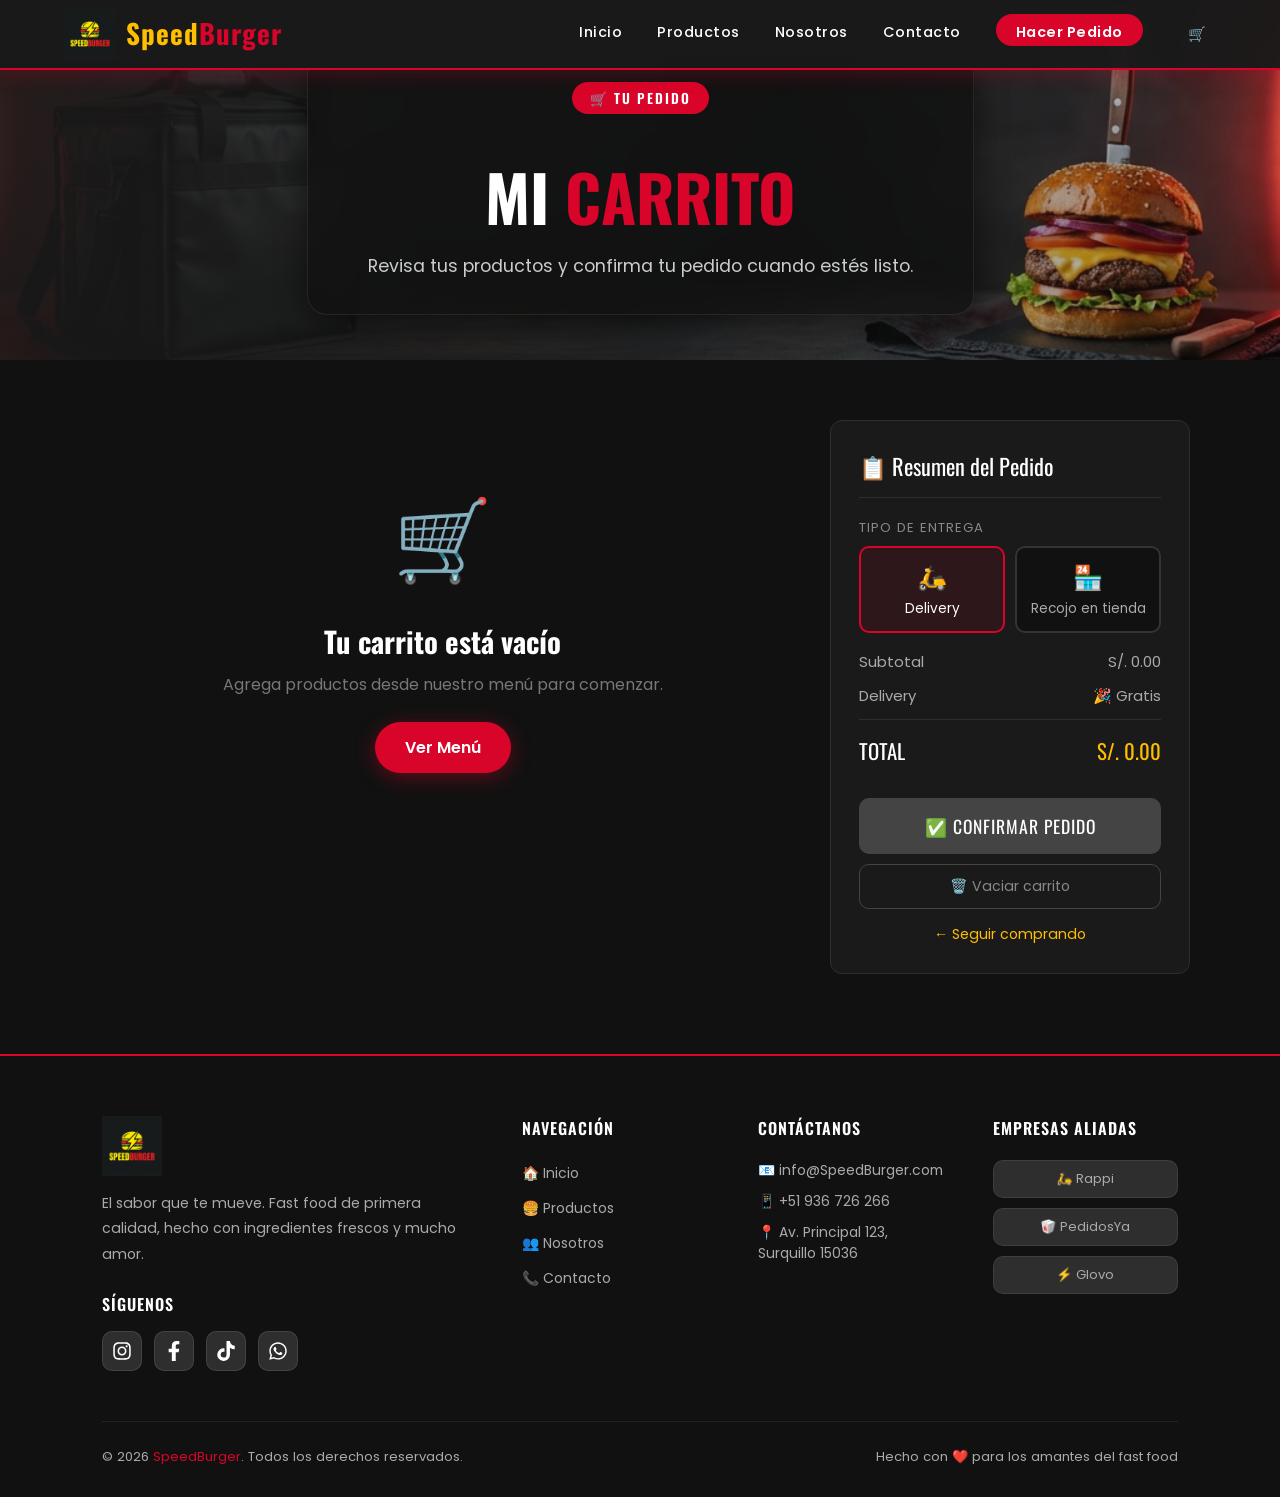
<file: carrito.html>
<!DOCTYPE html>
<html lang="es">

<head>
  <meta charset="UTF-8" />
  <meta name="viewport" content="width=device-width, initial-scale=1.0" />
  <meta name="description" content="Tu carrito de compras en SpeedBurger. Revisa tus productos y confirma tu pedido." />
  <title>SpeedBurger | Mi Carrito</title>
  <link rel="icon" type="image/png" href="img/logo.png" />
  <link rel="stylesheet" href="css/style.css" />
  
</head>

<body class="carrito-page">

  <!-- NAVBAR -->
  <nav class="navbar" id="navbar" style="background: rgba(17, 17, 17, 0.98);">
    <div class="navbar-logo">
      <a href="index.html" style="display:flex; align-items:center; gap:10px;">
        <img src="img/logo.png" alt="Logo SpeedBurger" class="logo-img" />
        <span class="nav-logo-text"><span class="nav-logo-speed">Speed</span><span class="nav-logo-burger">Burger</span></span>
      </a>
    </div>
    <button class="menu-toggle" id="menu-toggle" aria-label="Abrir menú">☰</button>
    <ul class="navbar-links" id="navbar-links">
      <li><a href="index.html">Inicio</a></li>
      <li><a href="productos.html">Productos</a></li>
      <li><a href="nosotros.html">Nosotros</a></li>
      <li><a href="contacto.html">Contacto</a></li>
      <li><a href="productos.html" class="btn-nav">Hacer Pedido</a></li>
      <li>
        <a href="carrito.html" class="carrito-nav-btn active" id="carrito-nav" title="Ver carrito">
          🛒
          <span id="carrito-contador" style="display:none; position:absolute; top:-6px; right:-8px; background:var(--rojo); color:#fff; font-size:0.7rem; font-weight:700; width:18px; height:18px; border-radius:50%; align-items:center; justify-content:center;">0</span>
        </a>
      </li>
    </ul>
  </nav>

  <!-- HERO -->
  <section class="carrito-hero">
    <img src="img/hero_carrito.png" alt="Fondo Carrito" class="hero-bg" style="object-position: center 50%;" />
    <div class="hero-overlay"></div>
    <div class="carrito-hero-content">
      <span class="hero-badge">🛒 Tu Pedido</span>
      <h1>Mi <span>Carrito</span></h1>
      <p>Revisa tus productos y confirma tu pedido cuando estés listo.</p>
    </div>
  </section>

  <!-- SECCIÓN PRINCIPAL -->
  <section class="carrito-section">
    <div class="carrito-layout">

      <!-- LISTA DE PRODUCTOS -->
      <div>
        <div class="carrito-lista" id="carrito-lista">
          <!-- Items se insertan aquí con JS -->
        </div>
      </div>

      <!-- RESUMEN -->
      <div class="carrito-resumen" id="carrito-resumen">
        <div class="resumen-titulo">📋 Resumen del Pedido</div>

        <!-- SELECTOR TIPO DE ENTREGA -->
        <div style="font-size:0.82rem; color:#888; margin-bottom:8px; text-transform:uppercase; letter-spacing:1px;">Tipo de entrega</div>
        <div class="entrega-selector">
          <button class="entrega-btn activo" id="btn-delivery" onclick="seleccionarEntrega('delivery')">
            <span class="entrega-icon">🛵</span>
            Delivery
          </button>
          <button class="entrega-btn" id="btn-recojo" onclick="seleccionarEntrega('recojo')">
            <span class="entrega-icon">🏪</span>
            Recojo en tienda
          </button>
        </div>
        <div class="info-recojo" id="info-recojo">
          📍 <strong>Av. Principal 123, Surquillo 15036</strong><br/>
          🕐 Lun–Vie: 11am–11pm &nbsp;|&nbsp; Sáb–Dom: 10am–12am
        </div>

        <div class="resumen-linea">
          <span>Subtotal</span>
          <span id="res-subtotal">S/. 0.00</span>
        </div>
        <div class="resumen-linea" id="resumen-descuento-container" style="display: none; color: var(--rojo);">
          <span id="label-descuento">Descuento</span>
          <span id="res-descuento">- S/. 0.00</span>
        </div>
        <div class="resumen-linea">
          <span id="label-delivery">Delivery</span>
          <span id="res-delivery">S/. 5.00</span>
        </div>
        <div class="resumen-linea total">
          <span>TOTAL</span>
          <span id="res-total">S/. 5.00</span>
        </div>
        <button class="btn-confirmar" id="btn-confirmar" onclick="confirmarPedido()">
          ✅ CONFIRMAR PEDIDO
        </button>
        <button class="btn-vaciar" onclick="vaciarCarrito()">🗑️ Vaciar carrito</button>
        <a href="productos.html" class="seguir-comprando">← Seguir comprando</a>
      </div>

    </div>
  </section>

  <!-- MODAL DE CONFIRMACIÓN -->
  <div class="modal-overlay" id="modal-confirmacion">
    <div class="modal-box">
      <span class="modal-icon">🎉</span>
      <h3>¡Pedido Confirmado!</h3>
      <p>Tu pedido ha sido recibido. Estamos preparando tu comida con mucho sabor. <br/><strong>¡Tiempo estimado: 10-15 min!</strong></p>
      <button class="btn-confirmar" onclick="cerrarModal()">¡Genial!</button>
    </div>
  </div>

  <!-- FOOTER -->
  <footer class="footer" id="footer">
    <div class="footer-grid">
      <div class="footer-brand">
        <img src="img/logo.png" alt="SpeedBurger Logo" class="footer-logo-img" />
        <p>El sabor que te mueve. Fast food de primera calidad, hecho con ingredientes frescos y mucho amor.</p>
        <div class="redes-title">Síguenos</div>
        <div class="redes-sociales">
          <a href="https://www.instagram.com/" target="_blank" rel="noopener noreferrer" class="red-social" id="rs-instagram" title="Instagram" aria-label="Instagram"><svg viewBox="0 0 448 512" width="20" height="20" fill="currentColor"><path d="M224.1 141c-63.6 0-114.9 51.3-114.9 114.9s51.3 114.9 114.9 114.9S339 319.5 339 255.9 287.7 141 224.1 141zm0 189.6c-41.1 0-74.7-33.5-74.7-74.7s33.5-74.7 74.7-74.7 74.7 33.5 74.7 74.7-33.6 74.7-74.7 74.7zm146.4-194.3c0 14.9-12 26.8-26.8 26.8-14.9 0-26.8-12-26.8-26.8s12-26.8 26.8-26.8 26.8 12 26.8 26.8zm76.1 27.2c-1.7-35.9-9.9-67.7-36.2-93.9-26.2-26.2-58-34.4-93.9-36.2-37-2.1-147.9-2.1-184.9 0-35.8 1.7-67.6 9.9-93.9 36.1s-34.4 58-36.2 93.9c-2.1 37-2.1 147.9 0 184.9 1.7 35.9 9.9 67.7 36.2 93.9s58 34.4 93.9 36.2c37 2.1 147.9 2.1 184.9 0 35.9-1.7 67.7-9.9 93.9-36.2 26.2-26.2 34.4-58 36.2-93.9 2.1-37 2.1-147.8 0-184.8zM398.8 388c-7.8 19.6-22.9 34.7-42.6 42.6-29.5 11.7-99.5 9-132.1 9s-102.7 2.6-132.1-9c-19.6-7.8-34.7-22.9-42.6-42.6-11.7-29.5-9-99.5-9-132.1s-2.6-102.7 9-132.1c7.8-19.6 22.9-34.7 42.6-42.6 29.5-11.7 99.5-9 132.1-9s102.7-2.6 132.1 9c19.6 7.8 34.7 22.9 42.6 42.6 11.7 29.5 9 99.5 9 132.1s2.7 102.7-9 132.1z"/></svg></a>
          <a href="https://www.facebook.com/" target="_blank" rel="noopener noreferrer" class="red-social" id="rs-facebook" title="Facebook" aria-label="Facebook"><svg viewBox="0 0 320 512" width="20" height="20" fill="currentColor"><path d="M279.14 288l14.22-92.66h-88.91v-60.13c0-25.35 12.42-50.06 52.24-50.06h40.42V6.26S260.43 0 225.36 0c-73.22 0-121.08 44.38-121.08 124.72v70.62H22.89V288h81.39v224h100.17V288z"/></svg></a>
          <a href="https://www.tiktok.com/" target="_blank" rel="noopener noreferrer" class="red-social" id="rs-tiktok" title="TikTok" aria-label="TikTok"><svg viewBox="0 0 448 512" width="20" height="20" fill="currentColor"><path d="M448,209.91a210.06,210.06,0,0,1-122.77-39.25V349.38A162.55,162.55,0,1,1,185,188.31V278.2a74.62,74.62,0,1,0,52.23,71.18V0l88,0a121.18,121.18,0,0,0,1.86,22.17h0A122.18,122.18,0,0,0,381,102.39a121.43,121.43,0,0,0,67,20.14Z"/></svg></a>
          <a href="https://wa.me/51936726266" target="_blank" rel="noopener noreferrer" class="red-social" id="rs-whatsapp" title="WhatsApp" aria-label="WhatsApp"><svg viewBox="0 0 448 512" width="20" height="20" fill="currentColor"><path d="M380.9 97.1C339 55.1 283.2 32 223.9 32c-122.4 0-222 99.6-222 222 0 39.1 10.2 77.3 29.6 111L0 480l117.7-30.9c32.4 17.7 68.9 27 106.1 27h.1c122.3 0 224.1-99.6 224.1-222 0-59.3-25.2-115-67.1-157zm-157 341.6c-33.2 0-65.7-8.9-94-25.7l-6.7-4-69.8 18.3L72 359.2l-4.4-7c-18.5-29.4-28.2-63.3-28.2-98.2 0-101.7 82.8-184.5 184.6-184.5 49.3 0 95.6 19.2 130.4 54.1 34.8 34.9 56.2 81.2 56.1 130.5 0 101.8-84.9 184.6-186.6 184.6zm101.2-138.2c-5.5-2.8-32.8-16.2-37.9-18-5.1-1.9-8.8-2.8-12.5 2.8-3.7 5.6-14.3 18-17.6 21.8-3.2 3.7-6.5 4.2-12 1.4-32.6-16.3-54-29.1-75.5-66-5.7-9.8 5.7-9.1 16.3-30.3 1.8-3.7.9-6.9-.5-9.7-1.4-2.8-12.5-30.1-17.1-41.2-4.5-10.8-9.1-9.3-12.5-9.5-3.2-.2-6.9-.2-10.6-.2-3.7 0-9.7 1.4-14.8 6.9-5.1 5.6-19.4 19-19.4 46.3 0 27.3 19.9 53.7 22.6 57.4 2.8 3.7 39.1 59.7 94.8 83.8 35.2 15.2 49 16.5 66.6 13.9 10.7-1.6 32.8-13.4 37.4-26.4 4.6-13 4.6-24.1 3.2-26.4-1.3-2.5-5-3.9-10.5-6.6z"/></svg></a>
        </div>
      </div>
      <div class="footer-col">
        <h4>Navegación</h4>
        <ul>
          <li><a href="index.html">🏠 Inicio</a></li>
          <li><a href="productos.html">🍔 Productos</a></li>
          <li><a href="nosotros.html">👥 Nosotros</a></li>
          <li><a href="contacto.html">📞 Contacto</a></li>
        </ul>
      </div>
      <div class="footer-col">
        <h4>Contáctanos</h4>
        <a href="mailto:info@SpeedBurger.com" class="footer-correo">📧 info@SpeedBurger.com</a>
        <a href="tel:+51936726266" class="footer-correo">📱 +51 936 726 266</a>
        <a href="https://maps.google.com/?q=Avenida+Principal+123,+Surquillo+15036,+Lima,+Peru" target="_blank" rel="noopener noreferrer" class="footer-correo">📍 Av. Principal 123, Surquillo 15036</a>
      </div>
      <div class="footer-col">
        <h4>Empresas Aliadas</h4>
        <div class="aliadas-grid">
          <a href="https://www.rappi.com.pe/" target="_blank" rel="noopener noreferrer" class="aliada-badge">🛵 Rappi</a>
          <a href="https://www.pedidosya.com.pe/" target="_blank" rel="noopener noreferrer" class="aliada-badge">🥡 PedidosYa</a>
          <a href="https://glovoapp.com/" target="_blank" rel="noopener noreferrer" class="aliada-badge">⚡ Glovo</a>
        </div>
      </div>
    </div>
    <div class="footer-bottom">
      <p>© 2026 <span>SpeedBurger</span>. Todos los derechos reservados.</p>
      <p>Hecho con ❤️ para los amantes del fast food</p>
    </div>
  </footer>

  <a href="#" class="btn-top" id="btnTop" title="Subir al inicio">▲</a>

  <script src="js/carrito.js"></script>

</body>
</html>
</file>
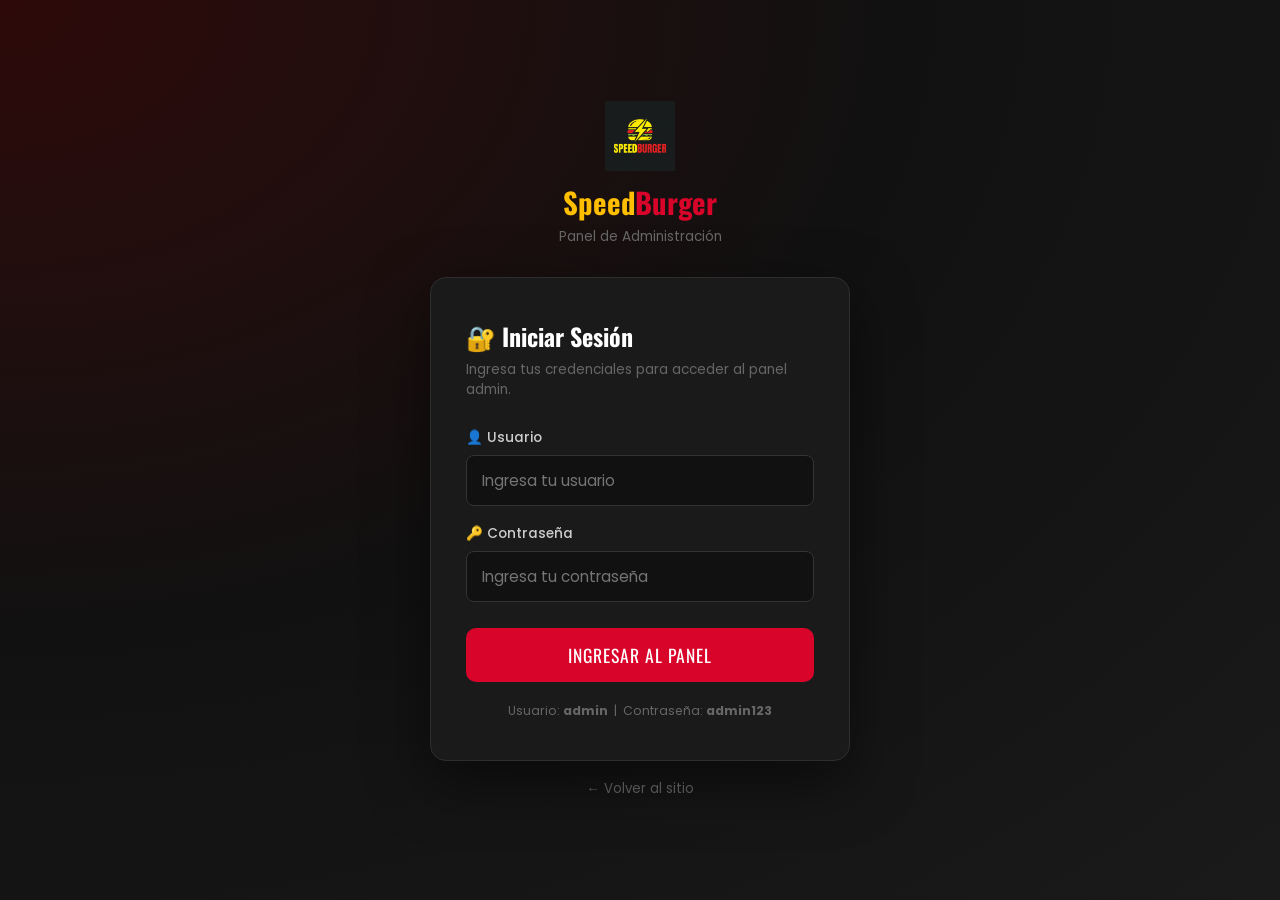
<file: login.html>
<!DOCTYPE html>
<html lang="es">

<head>
  <meta charset="UTF-8" />
  <meta name="viewport" content="width=device-width, initial-scale=1.0" />
  <title>SpeedBurger | Login Administrador</title>
  <link rel="icon" type="image/png" href="img/logo.png" />
  <link rel="stylesheet" href="css/style.css" />
</head>

<body class="login-page">

  <div class="login-wrapper">
    <div class="login-logo">
      <img src="img/logo.png" alt="SpeedBurger Logo" />
      <h2>Speed<span>Burger</span></h2>
      <p>Panel de Administración</p>
    </div>

    <div class="login-card">
      <h3>🔐 Iniciar Sesión</h3>
      <p class="login-sub">Ingresa tus credenciales para acceder al panel admin.</p>

      <form id="form-login" onsubmit="iniciarSesion(event)">
        <div class="form-group">
          <label for="usuario">👤 Usuario</label>
          <input type="text" id="usuario" placeholder="Ingresa tu usuario" required autocomplete="username" />
        </div>
        <div class="form-group">
          <label for="contrasena">🔑 Contraseña</label>
          <input type="password" id="contrasena" placeholder="Ingresa tu contraseña" required autocomplete="current-password" />
        </div>
        <button type="submit" class="btn-login">INGRESAR AL PANEL</button>
        <div class="error-msg" id="error-msg">❌ Usuario o contraseña incorrectos</div>
      </form>

      <div class="login-hint">
        <span>Usuario: <strong>admin</strong> &nbsp;|&nbsp; Contraseña: <strong>admin123</strong></span>
      </div>
    </div>

    <a href="index.html" class="back-link">← Volver al sitio</a>
  </div>

  <script>
    // Si ya está logueado, ir directo al panel
    if (sessionStorage.getItem('sb_admin_auth') === 'true') {
      window.location.href = 'admin.html';
    }

    function iniciarSesion(e) {
      e.preventDefault();
      const usuario = document.getElementById('usuario').value.trim();
      const pass = document.getElementById('contrasena').value;
      const errorMsg = document.getElementById('error-msg');

      // Credenciales hardcodeadas (en un proyecto real vendrían del backend)
      if (usuario === 'admin' && pass === 'admin123') {
        sessionStorage.setItem('sb_admin_auth', 'true');
        window.location.href = 'admin.html';
      } else {
        errorMsg.classList.add('visible');
        document.getElementById('contrasena').value = '';
        document.getElementById('contrasena').focus();
        setTimeout(() => errorMsg.classList.remove('visible'), 3000);
      }
    }
  </script>

</body>
</html>
</file>
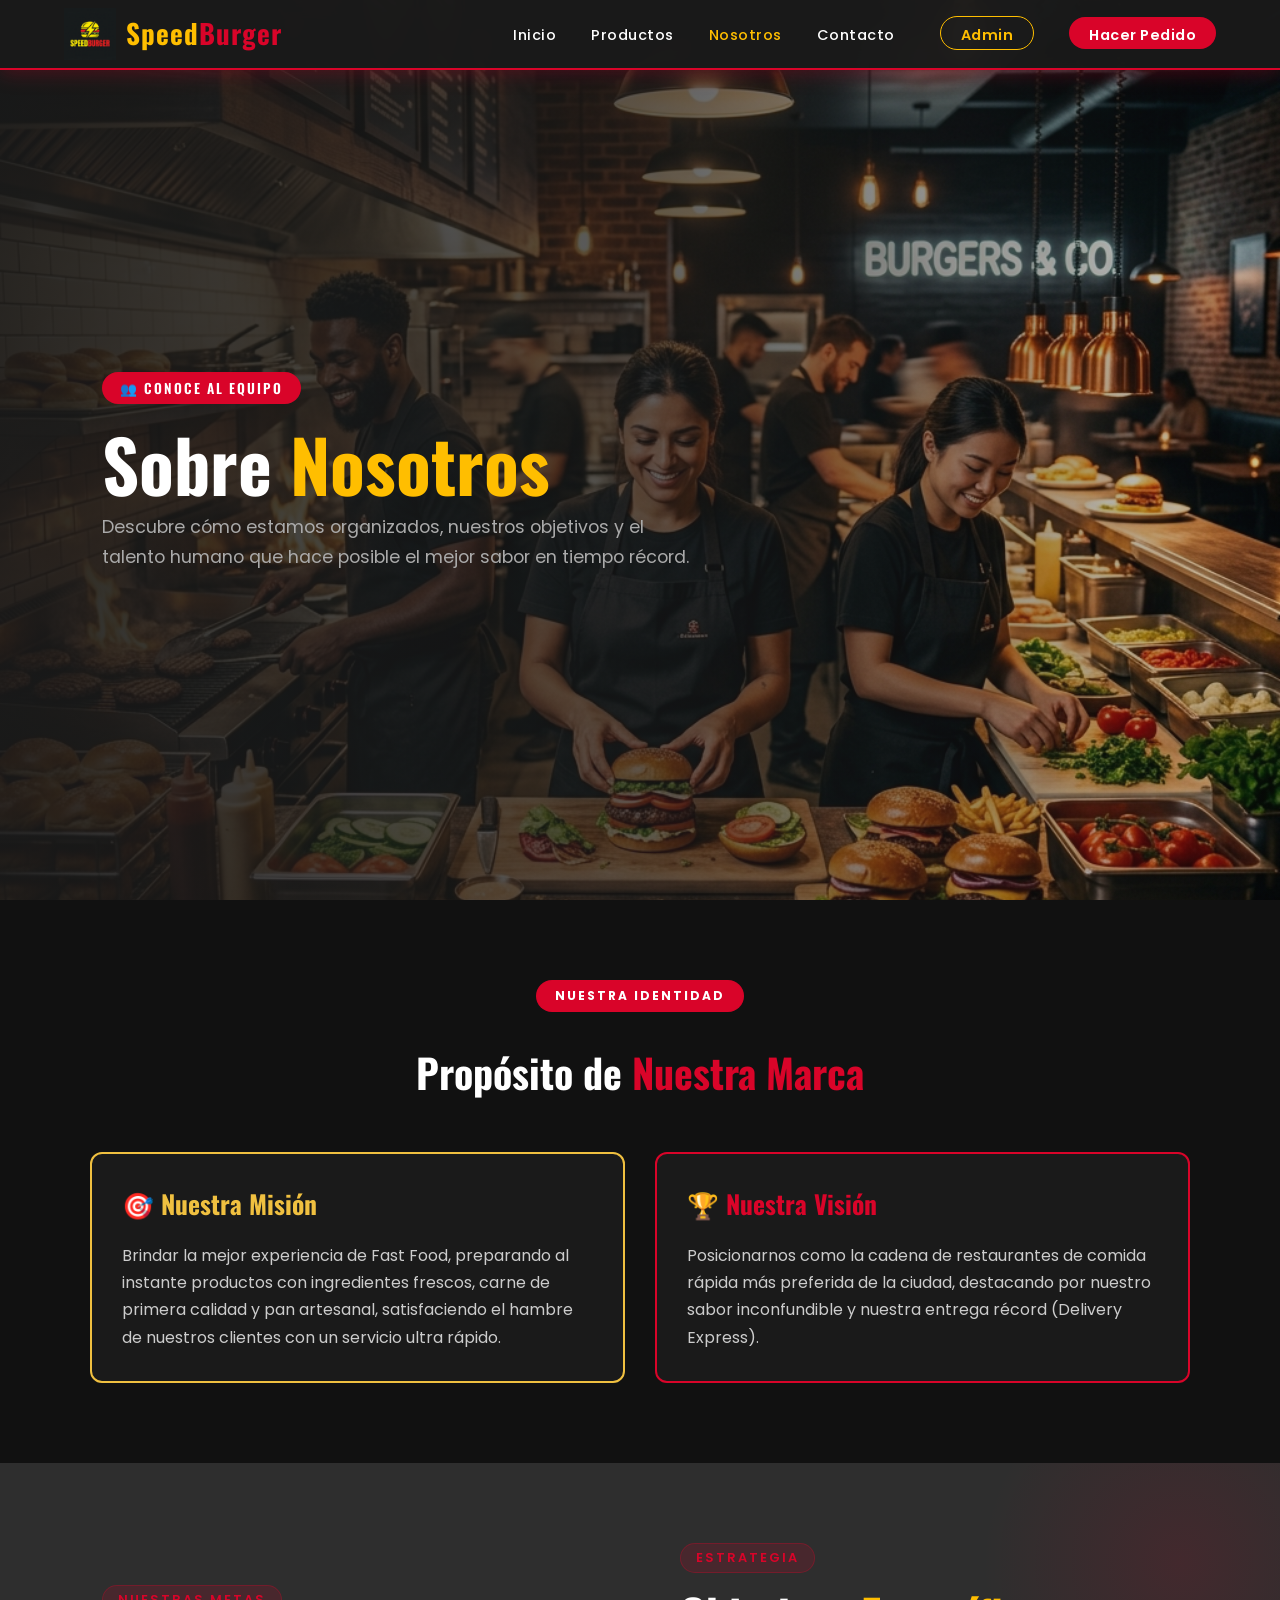
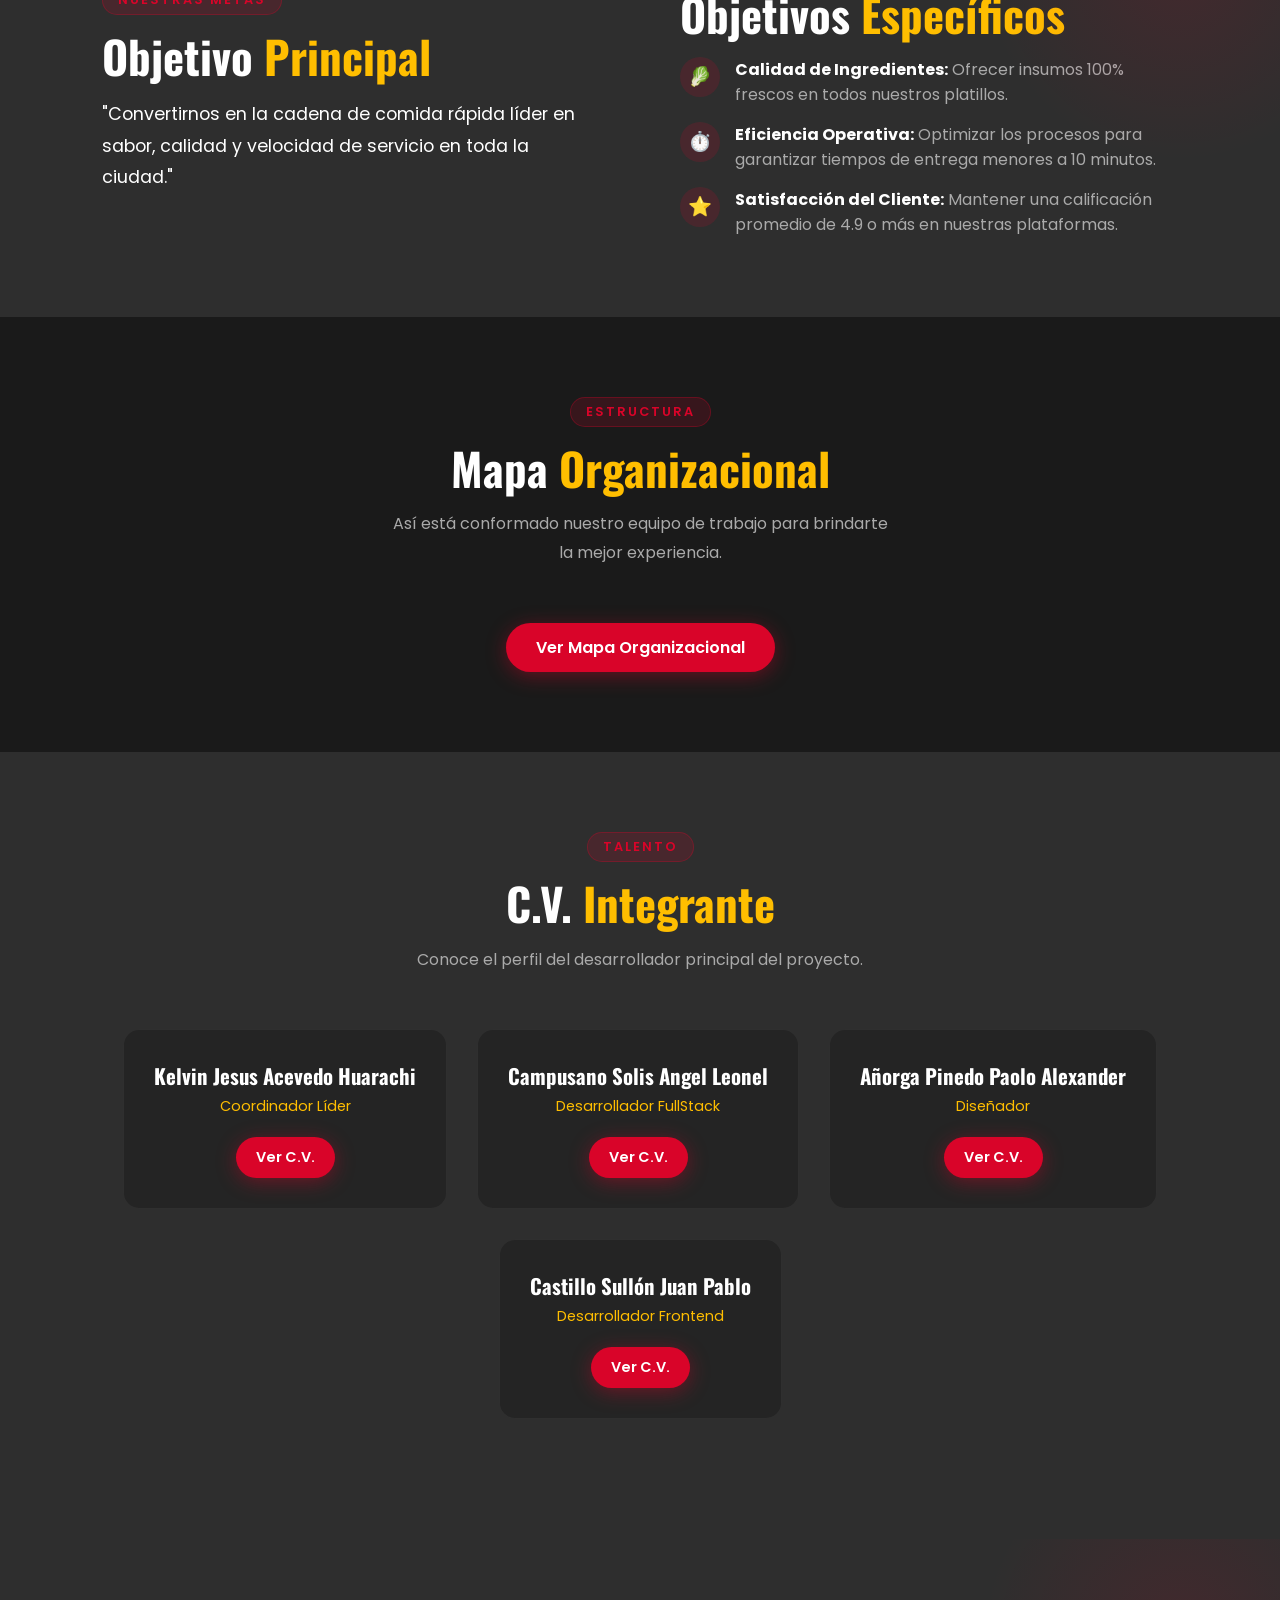
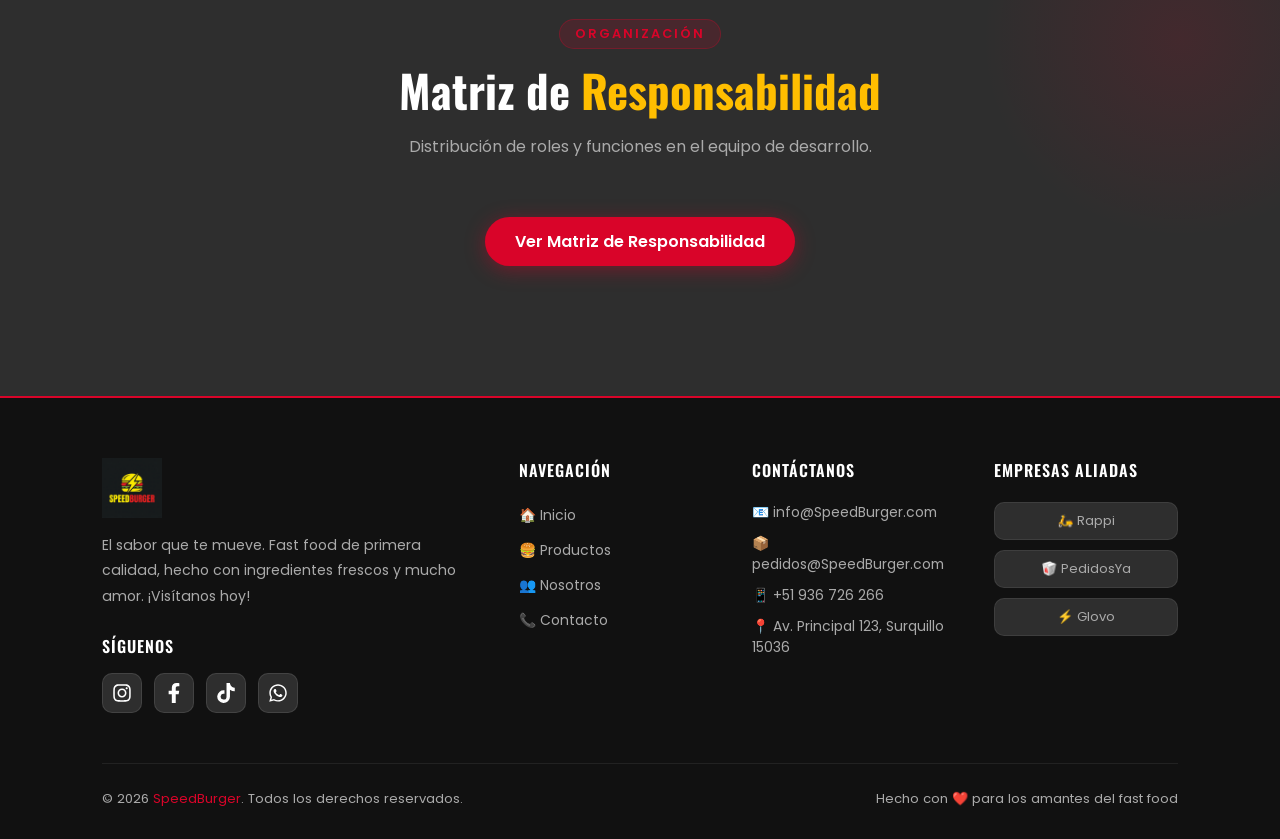
<file: nosotros.html>
<!DOCTYPE html>
<html lang="es">

<head>
  <meta charset="UTF-8" />
  <meta name="viewport" content="width=device-width, initial-scale=1.0" />
  <meta name="description"
    content="Conoce más sobre SpeedBurger, nuestra estructura organizacional, objetivos y el equipo detrás de todo el sabor." />
  <title>SpeedBurger | Nosotros</title>
  <link rel="icon" type="image/png" href="img/logo.png" />
  <link rel="stylesheet" href="css/style.css" />
</head>

<body>

  <!-- NAVBAR -->
  <nav class="navbar" id="navbar" style="background: rgba(17, 17, 17, 0.98);">
    <div class="navbar-logo">
      <a href="index.html" style="display:flex; align-items:center; gap:10px;">
        <img src="img/logo.png" alt="Logo SpeedBurger" class="logo-img" />
        <span class="nav-logo-text"><span class="nav-logo-speed">Speed</span><span
            class="nav-logo-burger">Burger</span></span>
      </a>
    </div>
    <button class="menu-toggle" id="menu-toggle" aria-label="Abrir menú">☰</button>
    <ul class="navbar-links" id="navbar-links">
      <li><a href="index.html">Inicio</a></li>
      <li><a href="productos.html">Productos</a></li>
      <li><a href="nosotros.html" class="active">Nosotros</a></li>
      <li><a href="contacto.html">Contacto</a></li>
      <li><a href="login.html" class="btn-nav-login">Admin</a></li>
      <li><a href="productos.html" class="btn-nav">Hacer Pedido</a></li>
    </ul>
  </nav>

  <!-- HERO / PORTADA -->
  <section class="hero" id="inicio">
    <img src="img/hero_nosotros.png" alt="SpeedBurger Nosotros" class="hero-bg"
      style="object-position: center 40%;" />
    <div class="hero-overlay"></div>

    <div class="hero-content" style="padding-top: 80px;">
      <span class="hero-badge">👥 Conoce al Equipo</span>
      <h1 class="hero-title">
        Sobre <span>Nosotros</span>
      </h1>
      <p class="hero-subtitle">
        Descubre cómo estamos organizados, nuestros objetivos y el talento humano que hace posible el mejor sabor en tiempo récord.
      </p>
    </div>
  </section>


  <!-- PROPOSITO DE NUESTRA MARCA -->
  <section class="mv-section" id="proposito">
    <div class="mv-header">
      <span class="section-tag">Nuestra Identidad</span>
      <h2>Propósito de <span>Nuestra Marca</span></h2>
    </div>
    <div class="mv-grid">

      <!-- MISION -->
      <div class="mv-card mision">
        <h3>🎯 Nuestra Misión</h3>
        <p>Brindar la mejor experiencia de Fast Food, preparando al instante productos con ingredientes frescos, carne de primera calidad y pan artesanal, satisfaciendo el hambre de nuestros clientes con un servicio ultra rápido.</p>
      </div>

      <!-- VISION -->
      <div class="mv-card vision">
        <h3>🏆 Nuestra Visión</h3>
        <p>Posicionarnos como la cadena de restaurantes de comida rápida más preferida de la ciudad, destacando por nuestro sabor inconfundible y nuestra entrega récord (Delivery Express).</p>
      </div>

    </div>
  </section>

  <!-- OBJETIVOS -->
  <section class="enfoque-section" id="objetivos" style="background: var(--gris-oscuro); padding-top: 80px; padding-bottom: 80px;">
    <div class="enfoque-inner">
      <div class="enfoque-texto">
        <span class="section-tag">Nuestras Metas</span>
        <h2 class="section-title">
          Objetivo <span>Principal</span>
        </h2>
        <p class="section-desc" style="font-size: 1.1rem; color: var(--blanco);">
          "Convertirnos en la cadena de comida rápida líder en sabor, calidad y velocidad de servicio en toda la ciudad."
        </p>
      </div>

      <div class="enfoque-texto">
        <span class="section-tag">Estrategia</span>
        <h2 class="section-title">
          Objetivos <span>Específicos</span>
        </h2>
        <ul style="list-style: none; color: var(--texto-gris); display: flex; flex-direction: column; gap: 15px;">
          <li style="display: flex; gap: 15px; align-items: flex-start;">
            <div class="feature-icon-box" style="width: 40px; height: 40px; min-width: 40px; font-size: 1.2rem;">🥬</div>
            <div>
              <strong style="color: var(--blanco);">Calidad de Ingredientes:</strong> Ofrecer insumos 100% frescos en todos nuestros platillos.
            </div>
          </li>
          <li style="display: flex; gap: 15px; align-items: flex-start;">
            <div class="feature-icon-box" style="width: 40px; height: 40px; min-width: 40px; font-size: 1.2rem;">⏱️</div>
            <div>
              <strong style="color: var(--blanco);">Eficiencia Operativa:</strong> Optimizar los procesos para garantizar tiempos de entrega menores a 10 minutos.
            </div>
          </li>
          <li style="display: flex; gap: 15px; align-items: flex-start;">
            <div class="feature-icon-box" style="width: 40px; height: 40px; min-width: 40px; font-size: 1.2rem;">⭐</div>
            <div>
              <strong style="color: var(--blanco);">Satisfacción del Cliente:</strong> Mantener una calificación promedio de 4.9 o más en nuestras plataformas.
            </div>
          </li>
        </ul>
      </div>
    </div>
  </section>

  <!-- MAPA ORGANIZACIONAL -->
  <section class="info-section" id="mapa-organizacional" style="padding-top: 80px; padding-bottom: 80px;">
    <div class="section-header">
      <span class="section-tag">Estructura</span>
      <h2 class="section-title">Mapa <span>Organizacional</span></h2>
      <p class="section-desc">Así está conformado nuestro equipo de trabajo para brindarte la mejor experiencia.</p>
    </div>

    <!-- BOTON MAPA Y MAPA OCULTO -->
    <div style="text-align: center; margin-top: 20px;">
      <button id="btn-toggle-mapa" class="btn-primary" onclick="showMapa()" style="padding: 12px 30px; font-size: 1rem;">Ver Mapa Organizacional</button>
    </div>

    <div id="mapa-container" style="display: none; text-align: center; max-width: 1000px; margin: 40px auto 0;">
      <img src="img/mapa_org_final.png" alt="Mapa Organizacional de SpeedBurger" class="org-map-img" onerror="this.onerror=null; this.src='https://via.placeholder.com/1000x500/242424/FFBE00?text=Mapa+Organizacional'" style="width: 100%; border-radius: 8px;" />
    </div>
  </section>

  <!-- C.V. INTEGRANTE -->
  <section class="info-section" id="cv" style="background: var(--gris-oscuro); padding-top: 80px; padding-bottom: 80px;">
    <div class="section-header">
      <span class="section-tag">Talento</span>
      <h2 class="section-title">C.V. <span>Integrante</span></h2>
      <p class="section-desc">Conoce el perfil del desarrollador principal del proyecto.</p>
    </div>

    <div class="team-grid">
      <div class="team-member">
        <h3>Kelvin Jesus Acevedo Huarachi</h3>
        <p>Coordinador Líder</p>
        <button class="btn-primary" onclick="showCV('cv-kelvin')" style="padding: 10px 20px; font-size: 0.9rem;">Ver C.V.</button>
      </div>
      <div class="team-member">
        <h3>Campusano Solis Angel Leonel</h3>
        <p>Desarrollador FullStack</p>
        <button class="btn-primary" onclick="showCV('cv-campusano')" style="padding: 10px 20px; font-size: 0.9rem;">Ver C.V.</button>
      </div>
      <div class="team-member">
        <h3>Añorga Pinedo Paolo Alexander</h3>
        <p>Diseñador</p>
        <button class="btn-primary" onclick="showCV('cv-anorga')" style="padding: 10px 20px; font-size: 0.9rem;">Ver C.V.</button>
      </div>
      <div class="team-member">
        <h3>Castillo Sullón Juan Pablo</h3>
        <p>Desarrollador Frontend</p>
        <button class="btn-primary" onclick="showCV('cv-castillo')" style="padding: 10px 20px; font-size: 0.9rem;">Ver C.V.</button>
      </div>
    </div>

    <!-- CV KELVIN -->
    <div class="cv-card hidden" id="cv-kelvin">
      <div class="cv-left">
        <img src="img/perfil_kelvin.png" alt="Foto de Perfil de Kelvin Acevedo" style="object-fit: cover;" onerror="this.onerror=null; this.src='https://via.placeholder.com/200/D90429/FFFFFF?text=Kelvin'" />
        <div style="margin-bottom: 15px; color: var(--texto-gris); font-size: 0.9rem; text-align: center; line-height: 1.5;">
          📧 U23309803@utp.edu.pe<br/>
          📱 +51 936 726 266
        </div>
      </div>
      <div class="cv-right">
        <h3 class="cv-section-title">💻 Capacidad de Programación</h3>
        <ul class="cv-list">
          <li><strong>Lenguaje de Programación:</strong> JavaScript, Python, Java, HTML5, CSS3, Dart</li>
          <li><strong>Base de Datos:</strong> MySQL, MongoDB, PostgreSQL</li>
          <li><strong>Tecnologías:</strong> Git/GitHub, Visual Studio Code, Figma, Antigravity, Android Studio, Godot y Unity</li>
          <li><strong>Metodologías:</strong> Desarrollo Ágil (Scrum)</li>
        </ul>
        <h3 class="cv-section-title">🤝 Habilidades Blandas</h3>
        <ul class="cv-list">
          <li>Liderazgo y proactividad</li>
          <li>Trabajo en equipo</li>
          <li>Comunicación asertiva</li>
        </ul>
        <h3 class="cv-section-title">🎓 Certificaciones</h3>
        <ul class="cv-list">
          <li>
            <a href="img/certificado_kelvin.png" target="_blank" style="color: var(--amarillo); text-decoration: underline;">
              Udemy: La Web desde Cero. Aprende Diseño Web con HTML5 y CSS3 (2026) ↗
            </a>
          </li>
          <li>
            <a href="img/certificado_git_kelvin.png" target="_blank" style="color: var(--amarillo); text-decoration: underline;">
              Udemy: Curso completo de Git y GitHub. Prepárate para el Desarrollo (2026) ↗
            </a>
          </li>
          <li>
            <a href="img/certificado_python_kelvin.png" target="_blank" style="color: var(--amarillo); text-decoration: underline;">
              Udemy: Python Practicando. Desde 0 hasta Desarrollador en Python (2026) ↗
            </a>
          </li>
        </ul>
      </div>
    </div>

    <!-- CV CAMPUSANO -->
    <div class="cv-card hidden" id="cv-campusano">
      <div class="cv-left">
        <img src="img/perfil_campusano.png" alt="Foto de Perfil de Angel Campusano" style="object-fit: cover;" onerror="this.onerror=null; this.src='https://via.placeholder.com/200/D90429/FFFFFF?text=Angel'" />
        <div style="margin-bottom: 15px; color: var(--texto-gris); font-size: 0.9rem; text-align: center; line-height: 1.5;">
          📧 U23317595@utp.edu.pe<br/>
          📱 +51 937 379 769
        </div>
      </div>
      <div class="cv-right">
        <h3 class="cv-section-title">💻 Capacidad de Programación</h3>
        <ul class="cv-list">
          <li><strong>Lenguaje de Programación:</strong> Java, Python, JavaScript</li>
          <li><strong>Bases de Datos:</strong> PostgreSQL, Oracle, SQL Server, MongoDB</li>
          <li><strong>Herramientas y Metodologías:</strong> Git/GitHub, Metodología Ágil (Scrum), MVC</li>
        </ul>
        <h3 class="cv-section-title">🤝 Habilidades Blandas</h3>
        <ul class="cv-list">
          <li>Trabajo en equipo</li>
          <li>Proactividad</li>
          <li>Perseverancia</li>
        </ul>
        <h3 class="cv-section-title">🎓 Certificaciones</h3>
        <ul class="cv-list">
          <li>Python Essentials 1 – Cisco Networking Academy (2026)</li>
          <li>SQL Server I – Implementación – CEPS UNI (2024)</li>
          <li>Especialista en Microsoft Excel 2019</li>
        </ul>
      </div>
    </div>

    <!-- CV AÑORGA -->
    <div class="cv-card hidden" id="cv-anorga">
      <div class="cv-left">
        <img src="img/perfil_paolo.png" alt="Foto de Perfil de Paolo Añorga" style="object-fit: cover;" onerror="this.onerror=null; this.src='https://via.placeholder.com/200/D90429/FFFFFF?text=Paolo'" />
        <div style="margin-bottom: 15px; color: var(--texto-gris); font-size: 0.9rem; text-align: center; line-height: 1.5;">
          📧 U23305864@utp.edu.pe<br/>
          📱 +51 923 140 174
        </div>
      </div>
      <div class="cv-right">
        <h3 class="cv-section-title">💻 Capacidad de Programación y Tecnologías</h3>
        <ul class="cv-list">
          <li><strong>Lenguajes:</strong> Java, Python, JavaScript, HTML, CSS</li>
          <li><strong>Bases de Datos:</strong> SQL (Relacionales) y NoSQL (MongoDB)</li>
          <li><strong>Tecnologías y Herramientas:</strong> Astro, Tailwind CSS, Bootstrap, Git/GitHub, Figma</li>
          <li><strong>Metodologías:</strong> Desarrollo Ágil (Scrum)</li>
        </ul>
        <h3 class="cv-section-title">🤝 Habilidades Blandas</h3>
        <ul class="cv-list">
          <li><strong>Resolución de problemas:</strong> Gran capacidad para identificar y corregir errores lógicos</li>
          <li><strong>Comunicación efectiva:</strong> Habilidad para estructurar información técnica compleja</li>
          <li><strong>Atención al detalle:</strong> Rigurosidad en requerimientos matemáticos, lógicos y de código</li>
          <li><strong>Aprendizaje continuo:</strong> Disposición para integrar IA en flujos de trabajo</li>
        </ul>
        <h3 class="cv-section-title">🚀 Proyectos</h3>
        <ul class="cv-list" style="margin-top: 15px;">
          <li style="margin-bottom: 15px;">
            <strong><a href="https://github.com/ieeecsutpdev/Egames" target="_blank" rel="noopener noreferrer" style="color: var(--amarillo); text-decoration: none;">Egames - Tienda de Videojuegos Digitales</a></strong> | Astro, TypeScript, Tailwind CSS, Figma<br/>
            Desarrollo de una landing page responsiva y dinámica con un catálogo interactivo, traduciendo diseños de alta fidelidad a código web moderno.
          </li>
          <li style="margin-bottom: 15px;">
            <strong><a href="https://github.com/Paoloap630/app-finanzas-personales" target="_blank" rel="noopener noreferrer" style="color: var(--amarillo); text-decoration: none;">Aplicación de Finanzas Personales</a></strong> | Java, Git/GitHub<br/>
            Gestor financiero modular por consola basado en Programación Orientada a Objetos (POO) para registrar, categorizar y calcular balances en tiempo real.
          </li>
          <li>
            <strong><a href="https://github.com/Paoloap630/adivina-el-numero" target="_blank" rel="noopener noreferrer" style="color: var(--amarillo); text-decoration: none;">Juego Lógico "Adivina el Número"</a></strong> | Java, Git/GitHub<br/>
            Aplicación interactiva de consola que implementa estructuras de control de flujo iterativas y condicionales para evaluar datos generados dinámicamente.
          </li>
        </ul>
      </div>
    </div>

    <!-- CV CASTILLO -->
    <div class="cv-card hidden" id="cv-castillo">
      <div class="cv-left">
        <img src="img/perfil_castillo.png" alt="Foto de Perfil de Juan Pablo Castillo" style="object-fit: cover;" onerror="this.onerror=null; this.src='https://via.placeholder.com/200/D90429/FFFFFF?text=Juan+Pablo'" />
        <div style="margin-bottom: 15px; color: var(--texto-gris); font-size: 0.9rem; text-align: center; line-height: 1.5;">
          📧 U23252915@utp.edu.pe<br/>
          📱 +51 944 475 928
        </div>
      </div>
      <div class="cv-right">
        <h3 class="cv-section-title">💻 Capacidad de Programación</h3>
        <ul class="cv-list" style="margin-bottom: 20px;">
          <li><strong>Lenguajes y Herramientas:</strong> JavaScript, HTML, CSS, Excel VBA, Bootstrap Framework, Visual Studio Code</li>
          <li><strong>Metodologías:</strong> Desarrollo Ágil (Scrum)</li>
        </ul>

        <h3 class="cv-section-title">🤝 Habilidades Blandas</h3>
        <ul class="cv-list" style="margin-bottom: 20px;">
          <li>Resolución de Problemas</li>
          <li>Pensamiento Analítico</li>
          <li>Trabajo en Equipo</li>
        </ul>

        <h3 class="cv-section-title">🎓 Certificaciones</h3>
        <ul class="cv-list">
          <li>
            <a href="img/certificado_juan_ciberseguridad.png" target="_blank" style="color: var(--amarillo); text-decoration: underline;">
              Cisco Networking Academy: Introducción a Ciberseguridad (2026) ↗
            </a>
          </li>
          <li>
            <a href="img/certificado_juan_endpoint.png" target="_blank" style="color: var(--amarillo); text-decoration: underline;">
              Cisco Networking Academy: Endpoint Security (2026) ↗
            </a>
          </li>
          <li>
            <a href="img/certificado_juan_manufactura.png" target="_blank" style="color: var(--amarillo); text-decoration: underline;">
              Yanbal: Buenas Prácticas de Manufactura (2020) ↗
            </a>
          </li>
          <li>
            <a href="img/certificado_juan_excel.png" target="_blank" style="color: var(--amarillo); text-decoration: underline;">
              Yanbal / Macros en VBA: Introducción a Excel 2010 (2020) ↗
            </a>
          </li>
        </ul>
      </div>
    </div>
  </section>

  <!-- MATRIZ DE RESPONSABILIDAD -->
  <section class="enfoque-section" id="matriz" style="background: var(--gris-oscuro); padding-top: 80px; padding-bottom: 100px;">
    <div class="section-header">
      <span class="section-tag">Organización</span>
      <h2 class="section-title">Matriz de <span>Responsabilidad</span></h2>
      <p class="section-desc">Distribución de roles y funciones en el equipo de desarrollo.</p>
    </div>
    <div style="text-align: center; margin-bottom: 30px;">
      <button id="btn-toggle-matriz" class="btn-primary" onclick="showMatriz()" style="padding: 12px 30px; font-size: 1rem;">Ver Matriz de Responsabilidad</button>
    </div>

    <div id="matriz-container" class="matriz-container" style="display: none;">
      <img src="img/matriz_raci.png" alt="Matriz de Responsabilidad" style="max-width: 100%; height: auto; border-radius: 8px; box-shadow: 0 4px 20px rgba(0,0,0,0.6); margin: 0 auto; display: block;" />
    </div>

  </section>

  <!-- FOOTER -->
  <!-- Mismo footer que productos e index -->
  <footer class="footer" id="footer">
    <div class="footer-grid">

      <!-- Columna 1: Marca + Redes Sociales -->
      <div class="footer-brand">
        <img src="img/logo.png" alt="SpeedBurger Logo" class="footer-logo-img" />
        <p>
          El sabor que te mueve. Fast food de primera calidad,
          hecho con ingredientes frescos y mucho amor. ¡Visítanos hoy!
        </p>
        <div class="redes-title">Síguenos</div>
        <div class="redes-sociales">
          <a href="https://www.instagram.com/" target="_blank" rel="noopener noreferrer" class="red-social" id="rs-instagram" title="Instagram" aria-label="Instagram"><svg viewBox="0 0 448 512" width="20" height="20" fill="currentColor"><path d="M224.1 141c-63.6 0-114.9 51.3-114.9 114.9s51.3 114.9 114.9 114.9S339 319.5 339 255.9 287.7 141 224.1 141zm0 189.6c-41.1 0-74.7-33.5-74.7-74.7s33.5-74.7 74.7-74.7 74.7 33.5 74.7 74.7-33.6 74.7-74.7 74.7zm146.4-194.3c0 14.9-12 26.8-26.8 26.8-14.9 0-26.8-12-26.8-26.8s12-26.8 26.8-26.8 26.8 12 26.8 26.8zm76.1 27.2c-1.7-35.9-9.9-67.7-36.2-93.9-26.2-26.2-58-34.4-93.9-36.2-37-2.1-147.9-2.1-184.9 0-35.8 1.7-67.6 9.9-93.9 36.1s-34.4 58-36.2 93.9c-2.1 37-2.1 147.9 0 184.9 1.7 35.9 9.9 67.7 36.2 93.9s58 34.4 93.9 36.2c37 2.1 147.9 2.1 184.9 0 35.9-1.7 67.7-9.9 93.9-36.2 26.2-26.2 34.4-58 36.2-93.9 2.1-37 2.1-147.8 0-184.8zM398.8 388c-7.8 19.6-22.9 34.7-42.6 42.6-29.5 11.7-99.5 9-132.1 9s-102.7 2.6-132.1-9c-19.6-7.8-34.7-22.9-42.6-42.6-11.7-29.5-9-99.5-9-132.1s-2.6-102.7 9-132.1c7.8-19.6 22.9-34.7 42.6-42.6 29.5-11.7 99.5-9 132.1-9s102.7-2.6 132.1 9c19.6 7.8 34.7 22.9 42.6 42.6 11.7 29.5 9 99.5 9 132.1s2.7 102.7-9 132.1z"/></svg></a>
          <a href="https://www.facebook.com/" target="_blank" rel="noopener noreferrer" class="red-social" id="rs-facebook" title="Facebook" aria-label="Facebook"><svg viewBox="0 0 320 512" width="20" height="20" fill="currentColor"><path d="M279.14 288l14.22-92.66h-88.91v-60.13c0-25.35 12.42-50.06 52.24-50.06h40.42V6.26S260.43 0 225.36 0c-73.22 0-121.08 44.38-121.08 124.72v70.62H22.89V288h81.39v224h100.17V288z"/></svg></a>
          <a href="https://www.tiktok.com/" target="_blank" rel="noopener noreferrer" class="red-social" id="rs-tiktok" title="TikTok" aria-label="TikTok"><svg viewBox="0 0 448 512" width="20" height="20" fill="currentColor"><path d="M448,209.91a210.06,210.06,0,0,1-122.77-39.25V349.38A162.55,162.55,0,1,1,185,188.31V278.2a74.62,74.62,0,1,0,52.23,71.18V0l88,0a121.18,121.18,0,0,0,1.86,22.17h0A122.18,122.18,0,0,0,381,102.39a121.43,121.43,0,0,0,67,20.14Z"/></svg></a>
          <a href="https://wa.me/51936726266" target="_blank" rel="noopener noreferrer" class="red-social" id="rs-whatsapp" title="WhatsApp" aria-label="WhatsApp"><svg viewBox="0 0 448 512" width="20" height="20" fill="currentColor"><path d="M380.9 97.1C339 55.1 283.2 32 223.9 32c-122.4 0-222 99.6-222 222 0 39.1 10.2 77.3 29.6 111L0 480l117.7-30.9c32.4 17.7 68.9 27 106.1 27h.1c122.3 0 224.1-99.6 224.1-222 0-59.3-25.2-115-67.1-157zm-157 341.6c-33.2 0-65.7-8.9-94-25.7l-6.7-4-69.8 18.3L72 359.2l-4.4-7c-18.5-29.4-28.2-63.3-28.2-98.2 0-101.7 82.8-184.5 184.6-184.5 49.3 0 95.6 19.2 130.4 54.1 34.8 34.9 56.2 81.2 56.1 130.5 0 101.8-84.9 184.6-186.6 184.6zm101.2-138.2c-5.5-2.8-32.8-16.2-37.9-18-5.1-1.9-8.8-2.8-12.5 2.8-3.7 5.6-14.3 18-17.6 21.8-3.2 3.7-6.5 4.2-12 1.4-32.6-16.3-54-29.1-75.5-66-5.7-9.8 5.7-9.1 16.3-30.3 1.8-3.7.9-6.9-.5-9.7-1.4-2.8-12.5-30.1-17.1-41.2-4.5-10.8-9.1-9.3-12.5-9.5-3.2-.2-6.9-.2-10.6-.2-3.7 0-9.7 1.4-14.8 6.9-5.1 5.6-19.4 19-19.4 46.3 0 27.3 19.9 53.7 22.6 57.4 2.8 3.7 39.1 59.7 94.8 83.8 35.2 15.2 49 16.5 66.6 13.9 10.7-1.6 32.8-13.4 37.4-26.4 4.6-13 4.6-24.1 3.2-26.4-1.3-2.5-5-3.9-10.5-6.6z"/></svg></a>
        </div>
      </div>

      <!-- Columna 2: Navegación -->
      <div class="footer-col">
        <h4>Navegación</h4>
        <ul>
          <li><a href="index.html">🏠 Inicio</a></li>
          <li><a href="productos.html">🍔 Productos</a></li>
          <li><a href="nosotros.html">👥 Nosotros</a></li>
          <li><a href="contacto.html">📞 Contacto</a></li>
        </ul>
      </div>

      <!-- Columna 3: Correos / Contacto -->
      <div class="footer-col">
        <h4>Contáctanos</h4>
        <a href="mailto:info@SpeedBurger.com" class="footer-correo" id="correo-info">
          📧 info@SpeedBurger.com
        </a>
        <a href="mailto:pedidos@SpeedBurger.com" class="footer-correo" id="correo-pedidos">
          📦 pedidos@SpeedBurger.com
        </a>
        <a href="tel:+51936726266" class="footer-correo" id="tel-principal">
          📱 +51 936 726 266
        </a>
        <a href="https://maps.google.com/?q=Avenida+Principal+123,+Surquillo+15036,+Lima,+Peru" target="_blank" rel="noopener noreferrer" class="footer-correo">
          📍 Av. Principal 123, Surquillo 15036
        </a>
      </div>

      <!-- Columna 4: Empresas Aliadas -->
      <div class="footer-col">
        <h4>Empresas Aliadas</h4>
        <div class="aliadas-grid">
          <a href="https://www.rappi.com.pe/" target="_blank" rel="noopener noreferrer" class="aliada-badge" id="aliada-rappi">🛵 Rappi</a>
          <a href="https://www.pedidosya.com.pe/" target="_blank" rel="noopener noreferrer" class="aliada-badge" id="aliada-pedidos">🥡 PedidosYa</a>
          <a href="https://glovoapp.com/" target="_blank" rel="noopener noreferrer" class="aliada-badge" id="aliada-glovo">⚡ Glovo</a>
        </div>
      </div>

    </div>

    <div class="footer-bottom">
      <p>© 2026 <span>SpeedBurger</span>. Todos los derechos reservados.</p>
      <p>Hecho con ❤️ para los amantes del fast food</p>
    </div>
  </footer>

  <!-- Botón Subir al Top -->
  <a href="#" class="btn-top" id="btnTop" title="Subir al inicio">▲</a>

  <!-- Script básico para navbar scroll y menú hamburguesa -->
  <script>
     window.addEventListener('scroll', function () {
      const navbar = document.getElementById('navbar');
      const btnTop = document.getElementById('btnTop');
      
      if (window.scrollY > 50) {
        navbar.style.background = 'rgba(17, 17, 17, 0.98)';
      } else {
        navbar.style.background = 'rgba(26, 26, 26, 0.95)';
      }

      if (window.scrollY > 400) {
        btnTop.classList.add('show');
      } else {
        btnTop.classList.remove('show');
      }
    });

    // Lógica del menú hamburguesa
    const menuToggle = document.getElementById('menu-toggle');
    const navbarLinks = document.getElementById('navbar-links');

    if (menuToggle && navbarLinks) {
      menuToggle.addEventListener('click', () => {
        navbarLinks.classList.toggle('active');
        if (navbarLinks.classList.contains('active')) {
          menuToggle.textContent = '✕';
        } else {
          menuToggle.textContent = '☰';
        }
      });
    }

    // Lógica para mostrar los CVs
    function showCV(id) {
      const selected = document.getElementById(id);
      const isAlreadyVisible = selected && !selected.classList.contains('hidden');

      // Ocultar todos los CVs primero
      const allCvs = document.querySelectorAll('.cv-card');
      allCvs.forEach(cv => cv.classList.add('hidden'));

      // Mostrar el seleccionado solo si NO estaba ya visible
      if (selected && !isAlreadyVisible) {
        selected.classList.remove('hidden');
        // Scroll suave hacia el CV para una mejor experiencia
        setTimeout(() => {
          selected.scrollIntoView({ behavior: 'smooth', block: 'center' });
        }, 100);
      }
    }

    // Lógica para mostrar el Mapa Organizacional
    function showMapa() {
      const mapa = document.getElementById('mapa-container');
      const btn = document.getElementById('btn-toggle-mapa');
      
      if (mapa.style.display === 'none') {
        mapa.style.display = 'block';
        btn.textContent = 'Ocultar Mapa Organizacional';
        setTimeout(() => {
          mapa.scrollIntoView({ behavior: 'smooth', block: 'center' });
        }, 100);
      } else {
        mapa.style.display = 'none';
        btn.textContent = 'Ver Mapa Organizacional';
      }
    }

    // Lógica para mostrar la Matriz de Responsabilidad
    function showMatriz() {
      const matriz = document.getElementById('matriz-container');
      const btn = document.getElementById('btn-toggle-matriz');
      
      if (matriz.style.display === 'none') {
        matriz.style.display = 'block';
        btn.textContent = 'Ocultar Matriz de Responsabilidad';
        setTimeout(() => {
          matriz.scrollIntoView({ behavior: 'smooth', block: 'center' });
        }, 100);
      } else {
        matriz.style.display = 'none';
        btn.textContent = 'Ver Matriz de Responsabilidad';
      }
    }
  </script>

</body>
</html>
</file>
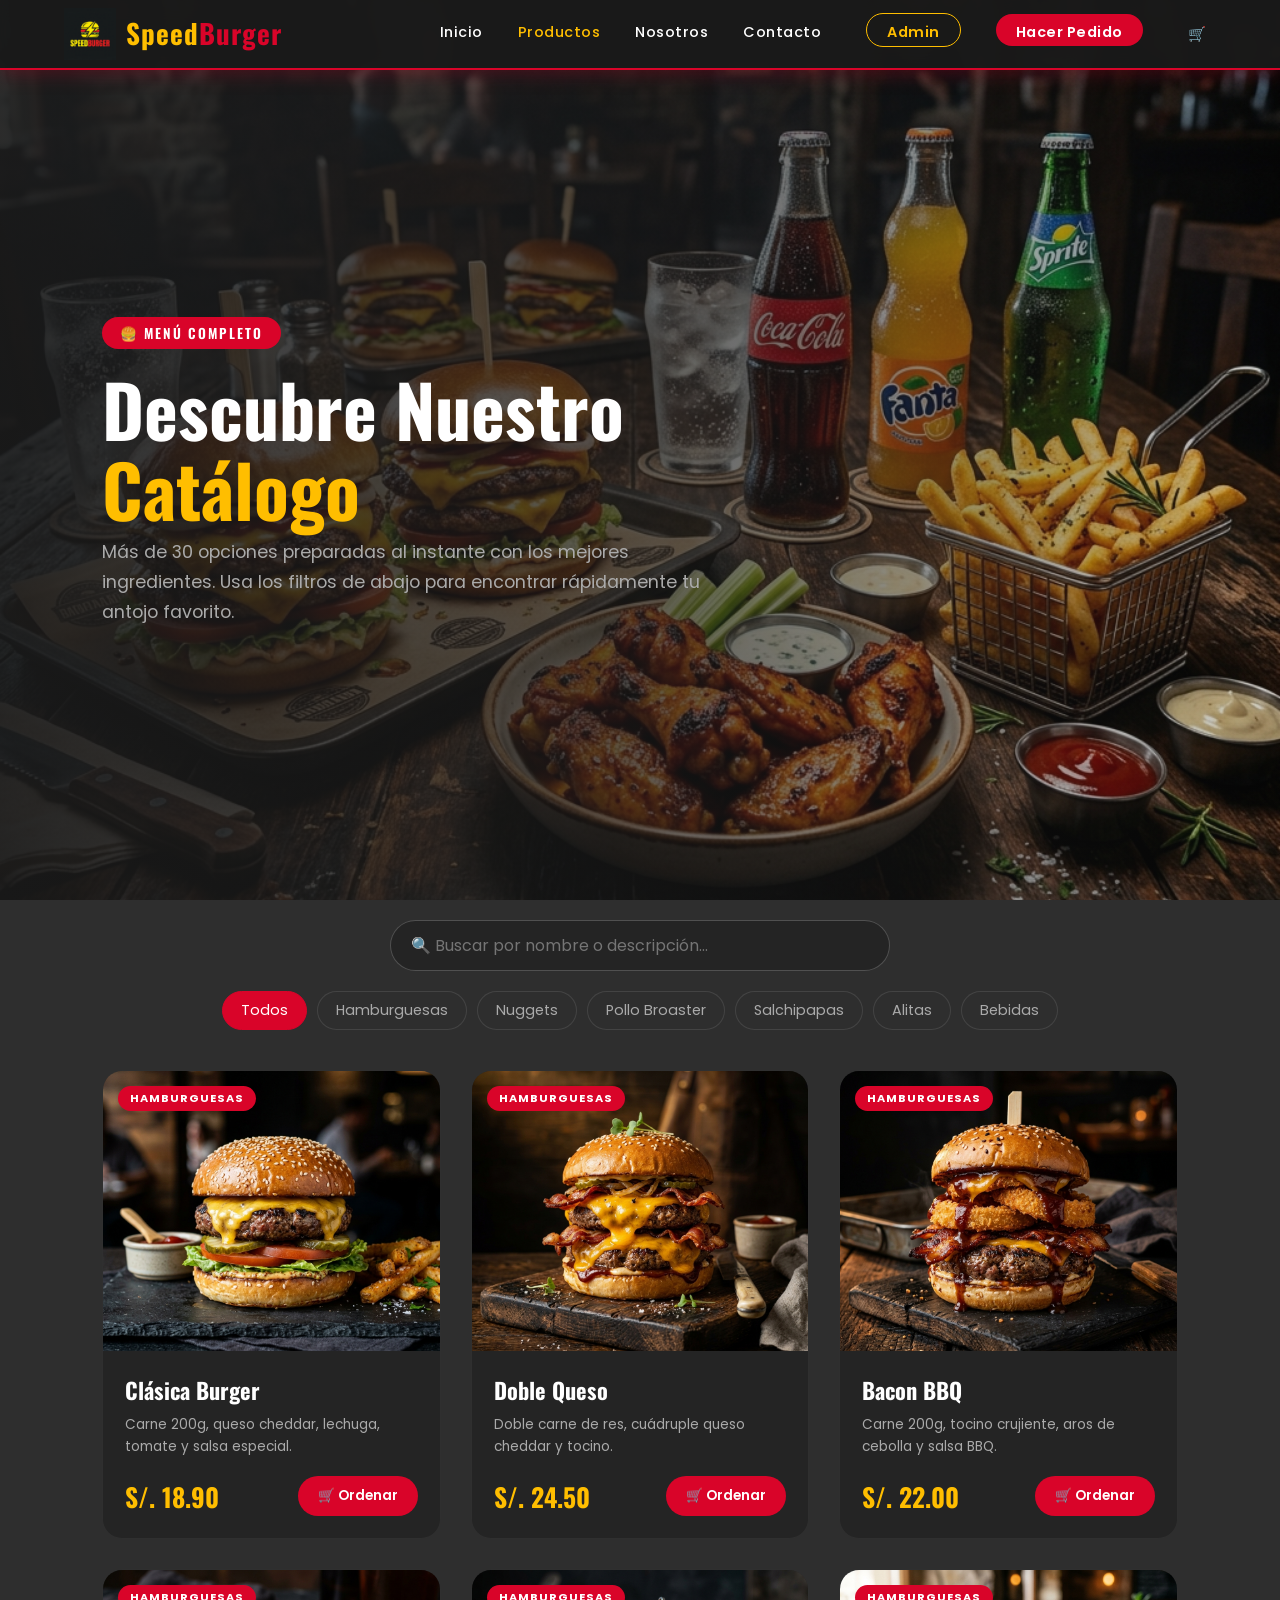
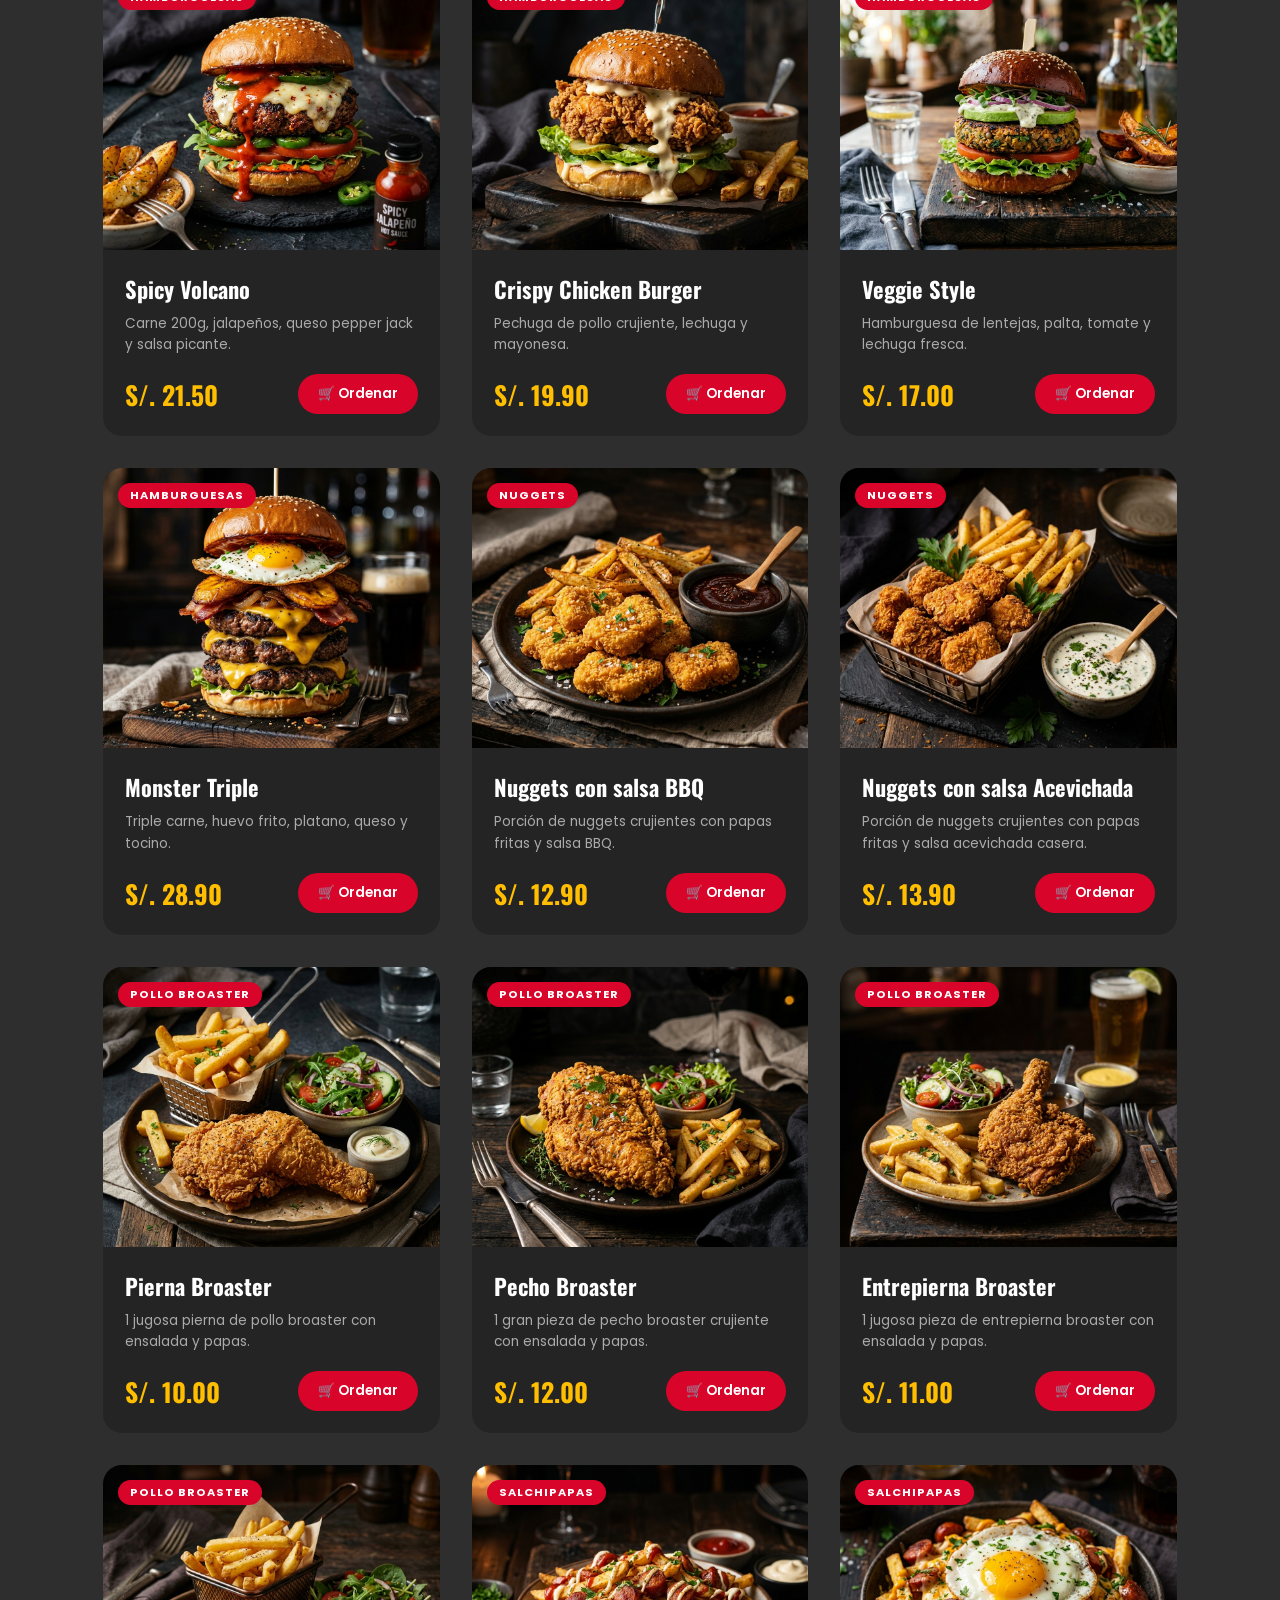
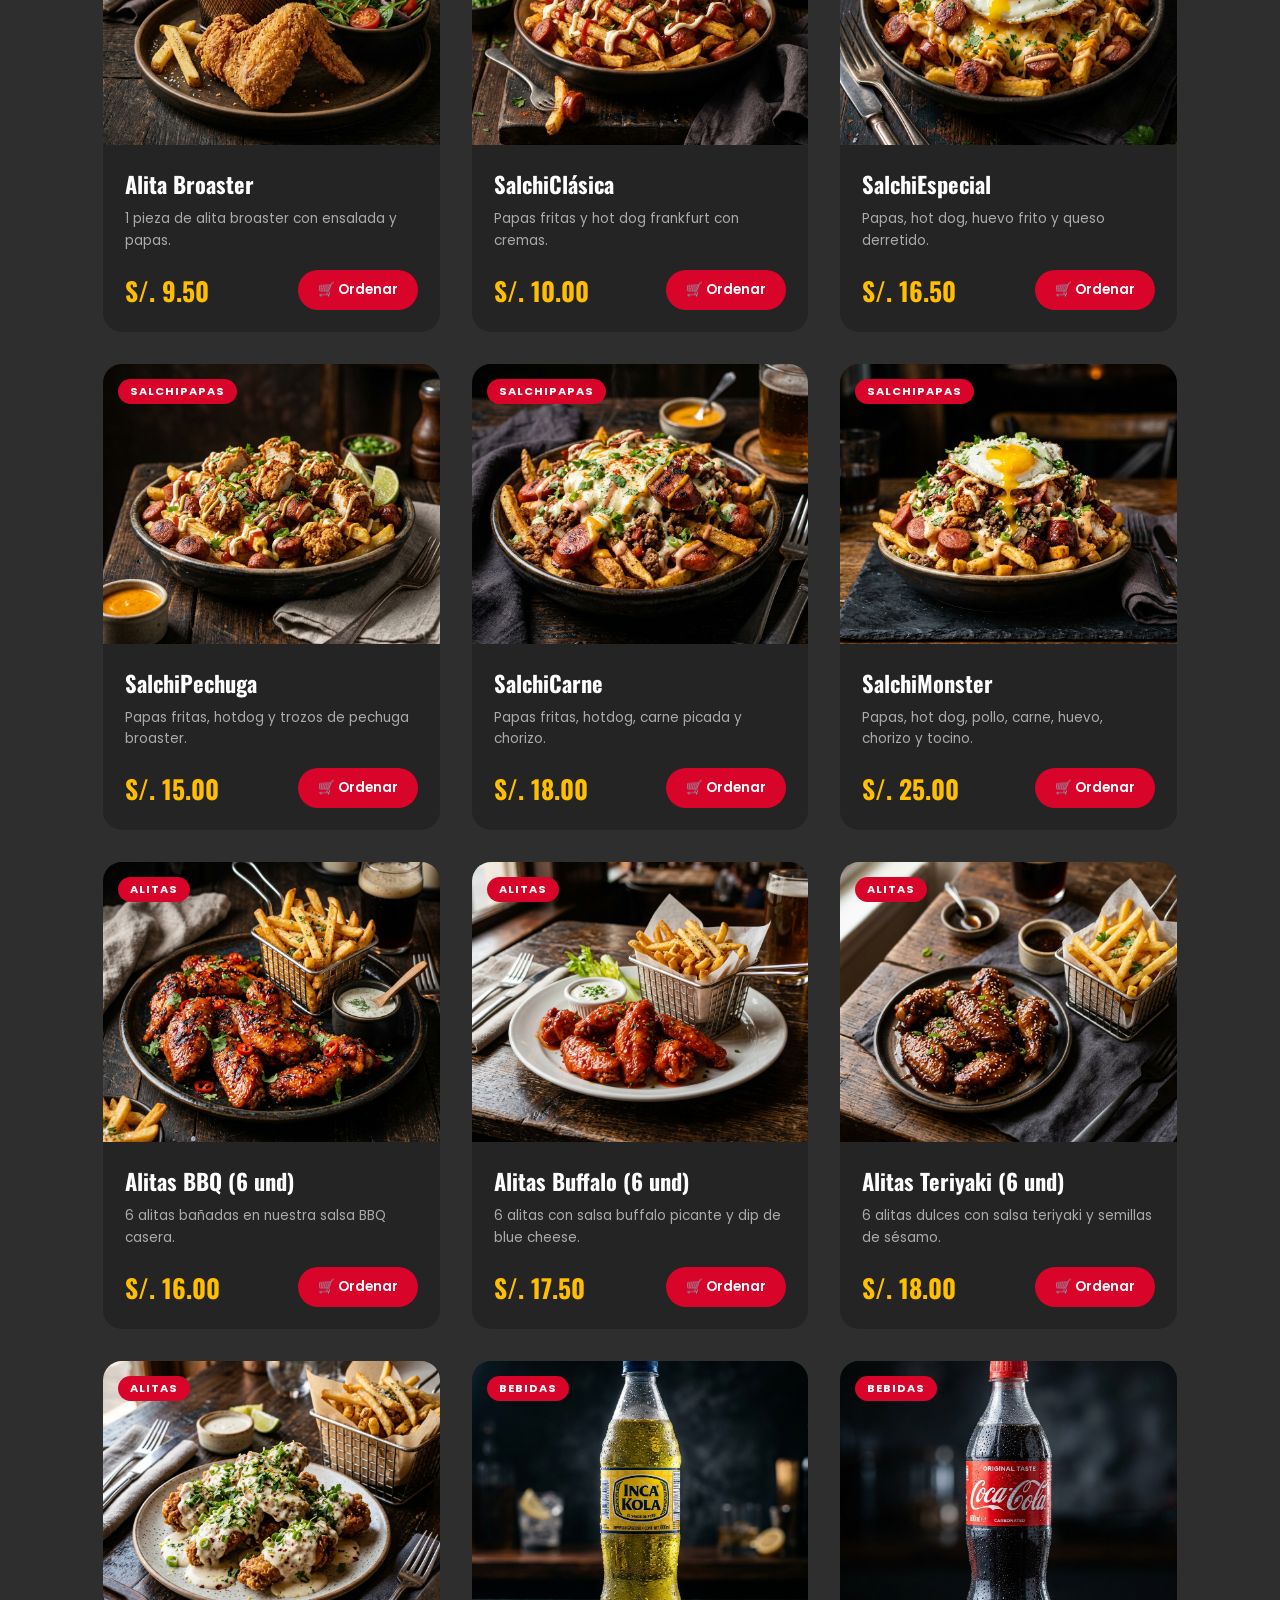
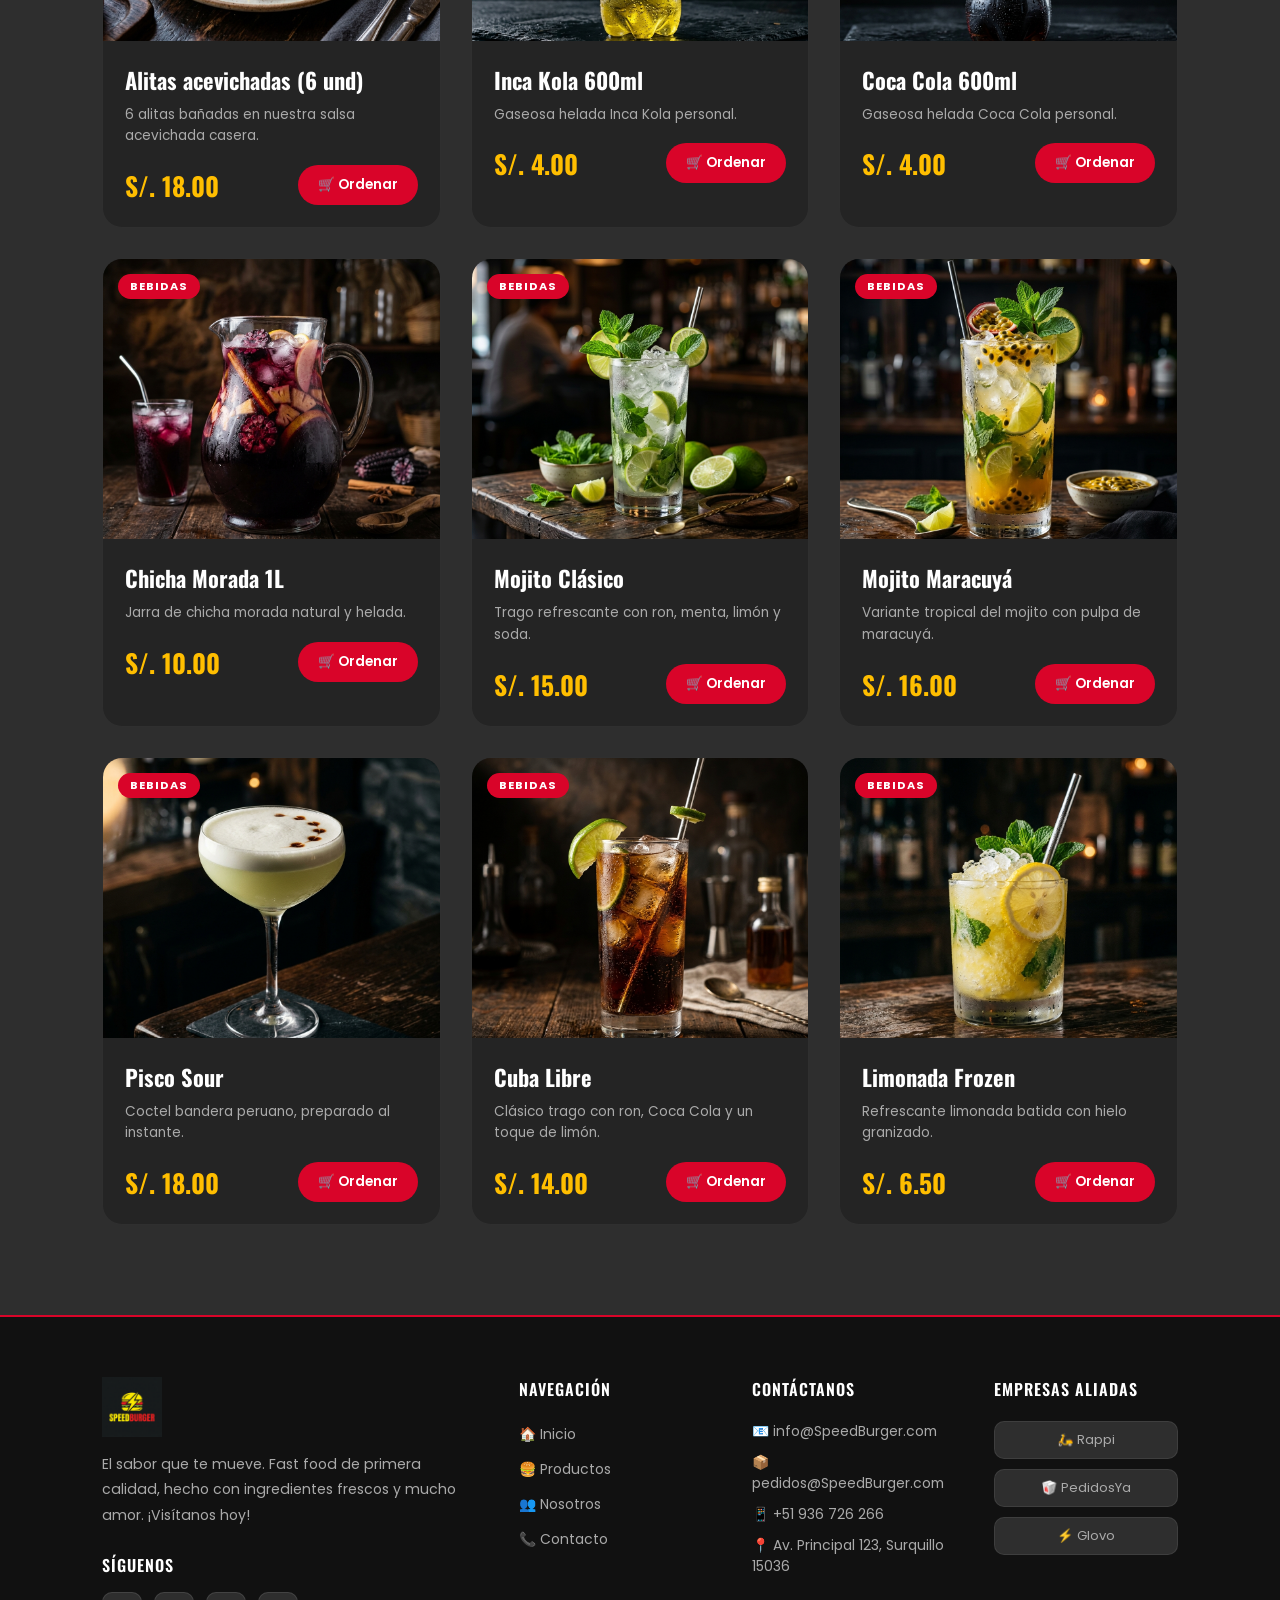
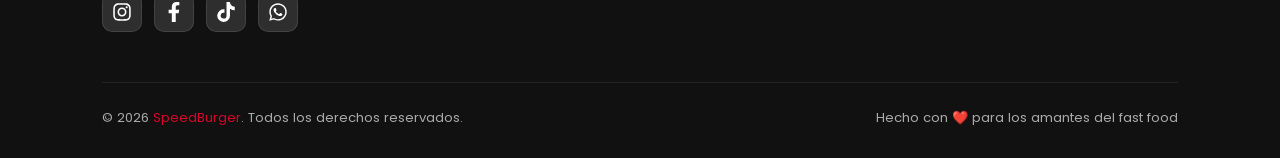
<file: productos.html>
<!DOCTYPE html>
<html lang="es">

<head>
  <meta charset="UTF-8" />
  <meta name="viewport" content="width=device-width, initial-scale=1.0" />
  <meta name="description"
    content="Catálogo completo de SpeedBurger - Nuestras hamburguesas, nuggets, pollo broaster, salchipapas, alitas y bebidas." />
  <title>SpeedBurger | Nuestro Menú Completo</title>
  <link rel="icon" type="image/png" href="img/logo.png" />
  <link rel="stylesheet" href="css/style.css" />
</head>

<body>

  <!-- ================================================
       NAVBAR
       ================================================ -->
  <nav class="navbar" id="navbar" style="background: rgba(17, 17, 17, 0.98);">
    <div class="navbar-logo">
      <a href="index.html" style="display:flex; align-items:center; gap:10px;">
        <img src="img/logo.png" alt="Logo SpeedBurger" class="logo-img" />
        <span class="nav-logo-text"><span class="nav-logo-speed">Speed</span><span
            class="nav-logo-burger">Burger</span></span>
      </a>
    </div>
    <button class="menu-toggle" id="menu-toggle" aria-label="Abrir menú">☰</button>
    <ul class="navbar-links" id="navbar-links">
      <li><a href="index.html">Inicio</a></li>
      <li><a href="productos.html" class="active">Productos</a></li>
      <li><a href="nosotros.html">Nosotros</a></li>
      <li><a href="contacto.html">Contacto</a></li>
      <li><a href="login.html" class="btn-nav-login">Admin</a></li>
      <li><a href="productos.html" class="btn-nav">Hacer Pedido</a></li>
      <li>
        <a href="carrito.html" class="carrito-nav-btn" id="carrito-nav" title="Ver carrito">
          🛒
          <span id="carrito-contador" style="display:none; position:absolute; top:-6px; right:-8px; background:var(--rojo); color:#fff; font-size:0.7rem; font-weight:700; width:18px; height:18px; border-radius:50%; align-items:center; justify-content:center;">0</span>
        </a>
      </li>
    </ul>
  </nav>

  <!-- ================================================
       PORTADA (HERO) CATÁLOGO
       ================================================ -->
  <section class="hero" id="inicio">
    <img src="img/hero_productos.png" alt="SpeedBurger Menú Completo" class="hero-bg"
      style="object-position: center 70%;" />
    <div class="hero-overlay"></div>

    <div class="hero-content" style="padding-top: 80px;">
      <span class="hero-badge">🍔 Menú Completo</span>
      <h1 class="hero-title">
        Descubre Nuestro<br /><span>Catálogo</span>
      </h1>
      <p class="hero-subtitle">
        Más de 30 opciones preparadas al instante con los mejores ingredientes.
        Usa los filtros de abajo para encontrar rápidamente tu antojo favorito.
      </p>
    </div>
  </section>

  <!-- ================================================
       SECCIÓN: CATÁLOGO Y FILTROS (Avance 2)
       ================================================ -->
  <section class="productos-section" style="padding-top: 20px;" id="catalogo">

    <!-- Filtros y Búsqueda -->
    <div class="filtros-container">
      <div class="buscador-wrapper">
        <input type="text" id="input-busqueda" class="input-buscar"
          placeholder="🔍 Buscar por nombre o descripción..." />
      </div>
      <div class="categorias-wrapper">
        <button class="btn-filtro activo" data-categoria="Todos">Todos</button>
        <button class="btn-filtro" data-categoria="Hamburguesas">Hamburguesas</button>
        <button class="btn-filtro" data-categoria="Nuggets">Nuggets</button>
        <button class="btn-filtro" data-categoria="Pollo Broaster">Pollo Broaster</button>
        <button class="btn-filtro" data-categoria="Salchipapas">Salchipapas</button>
        <button class="btn-filtro" data-categoria="Alitas">Alitas</button>
        <button class="btn-filtro" data-categoria="Bebidas">Bebidas</button>
      </div>
    </div>

    <!-- Contenedor Dinámico JS -->
    <div class="productos-grid" id="productos-container">
      <!-- Las tarjetas se inyectarán aquí mediante JS -->
    </div>

  </section>

  <!-- ================================================
       FOOTER / PIE DE PÁGINA
       ================================================ -->
  <footer class="footer" id="footer">
    <div class="footer-grid">

      <!-- Columna 1: Marca + Redes Sociales -->
      <div class="footer-brand">
        <img src="img/logo.png" alt="SpeedBurger Logo" class="footer-logo-img" />
        <p>
          El sabor que te mueve. Fast food de primera calidad,
          hecho con ingredientes frescos y mucho amor. ¡Visítanos hoy!
        </p>
        <div class="redes-title">Síguenos</div>
        <div class="redes-sociales">
          <a href="https://www.instagram.com/" target="_blank" rel="noopener noreferrer" class="red-social" id="rs-instagram" title="Instagram" aria-label="Instagram"><svg viewBox="0 0 448 512" width="20" height="20" fill="currentColor"><path d="M224.1 141c-63.6 0-114.9 51.3-114.9 114.9s51.3 114.9 114.9 114.9S339 319.5 339 255.9 287.7 141 224.1 141zm0 189.6c-41.1 0-74.7-33.5-74.7-74.7s33.5-74.7 74.7-74.7 74.7 33.5 74.7 74.7-33.6 74.7-74.7 74.7zm146.4-194.3c0 14.9-12 26.8-26.8 26.8-14.9 0-26.8-12-26.8-26.8s12-26.8 26.8-26.8 26.8 12 26.8 26.8zm76.1 27.2c-1.7-35.9-9.9-67.7-36.2-93.9-26.2-26.2-58-34.4-93.9-36.2-37-2.1-147.9-2.1-184.9 0-35.8 1.7-67.6 9.9-93.9 36.1s-34.4 58-36.2 93.9c-2.1 37-2.1 147.9 0 184.9 1.7 35.9 9.9 67.7 36.2 93.9s58 34.4 93.9 36.2c37 2.1 147.9 2.1 184.9 0 35.9-1.7 67.7-9.9 93.9-36.2 26.2-26.2 34.4-58 36.2-93.9 2.1-37 2.1-147.8 0-184.8zM398.8 388c-7.8 19.6-22.9 34.7-42.6 42.6-29.5 11.7-99.5 9-132.1 9s-102.7 2.6-132.1-9c-19.6-7.8-34.7-22.9-42.6-42.6-11.7-29.5-9-99.5-9-132.1s-2.6-102.7 9-132.1c7.8-19.6 22.9-34.7 42.6-42.6 29.5-11.7 99.5-9 132.1-9s102.7-2.6 132.1 9c19.6 7.8 34.7 22.9 42.6 42.6 11.7 29.5 9 99.5 9 132.1s2.7 102.7-9 132.1z"/></svg></a>
          <a href="https://www.facebook.com/" target="_blank" rel="noopener noreferrer" class="red-social" id="rs-facebook" title="Facebook" aria-label="Facebook"><svg viewBox="0 0 320 512" width="20" height="20" fill="currentColor"><path d="M279.14 288l14.22-92.66h-88.91v-60.13c0-25.35 12.42-50.06 52.24-50.06h40.42V6.26S260.43 0 225.36 0c-73.22 0-121.08 44.38-121.08 124.72v70.62H22.89V288h81.39v224h100.17V288z"/></svg></a>
          <a href="https://www.tiktok.com/" target="_blank" rel="noopener noreferrer" class="red-social" id="rs-tiktok" title="TikTok" aria-label="TikTok"><svg viewBox="0 0 448 512" width="20" height="20" fill="currentColor"><path d="M448,209.91a210.06,210.06,0,0,1-122.77-39.25V349.38A162.55,162.55,0,1,1,185,188.31V278.2a74.62,74.62,0,1,0,52.23,71.18V0l88,0a121.18,121.18,0,0,0,1.86,22.17h0A122.18,122.18,0,0,0,381,102.39a121.43,121.43,0,0,0,67,20.14Z"/></svg></a>
          <a href="https://wa.me/51936726266" target="_blank" rel="noopener noreferrer" class="red-social" id="rs-whatsapp" title="WhatsApp" aria-label="WhatsApp"><svg viewBox="0 0 448 512" width="20" height="20" fill="currentColor"><path d="M380.9 97.1C339 55.1 283.2 32 223.9 32c-122.4 0-222 99.6-222 222 0 39.1 10.2 77.3 29.6 111L0 480l117.7-30.9c32.4 17.7 68.9 27 106.1 27h.1c122.3 0 224.1-99.6 224.1-222 0-59.3-25.2-115-67.1-157zm-157 341.6c-33.2 0-65.7-8.9-94-25.7l-6.7-4-69.8 18.3L72 359.2l-4.4-7c-18.5-29.4-28.2-63.3-28.2-98.2 0-101.7 82.8-184.5 184.6-184.5 49.3 0 95.6 19.2 130.4 54.1 34.8 34.9 56.2 81.2 56.1 130.5 0 101.8-84.9 184.6-186.6 184.6zm101.2-138.2c-5.5-2.8-32.8-16.2-37.9-18-5.1-1.9-8.8-2.8-12.5 2.8-3.7 5.6-14.3 18-17.6 21.8-3.2 3.7-6.5 4.2-12 1.4-32.6-16.3-54-29.1-75.5-66-5.7-9.8 5.7-9.1 16.3-30.3 1.8-3.7.9-6.9-.5-9.7-1.4-2.8-12.5-30.1-17.1-41.2-4.5-10.8-9.1-9.3-12.5-9.5-3.2-.2-6.9-.2-10.6-.2-3.7 0-9.7 1.4-14.8 6.9-5.1 5.6-19.4 19-19.4 46.3 0 27.3 19.9 53.7 22.6 57.4 2.8 3.7 39.1 59.7 94.8 83.8 35.2 15.2 49 16.5 66.6 13.9 10.7-1.6 32.8-13.4 37.4-26.4 4.6-13 4.6-24.1 3.2-26.4-1.3-2.5-5-3.9-10.5-6.6z"/></svg></a>
        </div>
      </div>

      <!-- Columna 2: Navegación -->
      <div class="footer-col">
        <h4>Navegación</h4>
        <ul>
          <li><a href="index.html">🏠 Inicio</a></li>
          <li><a href="productos.html">🍔 Productos</a></li>
          <li><a href="nosotros.html">👥 Nosotros</a></li>
          <li><a href="contacto.html">📞 Contacto</a></li>
        </ul>
      </div>

      <!-- Columna 3: Correos / Contacto -->
      <div class="footer-col">
        <h4>Contáctanos</h4>
        <a href="mailto:info@SpeedBurger.com" class="footer-correo" id="correo-info">
          📧 info@SpeedBurger.com
        </a>
        <a href="mailto:pedidos@SpeedBurger.com" class="footer-correo" id="correo-pedidos">
          📦 pedidos@SpeedBurger.com
        </a>
        <a href="tel:+51936726266" class="footer-correo" id="tel-principal">
          📱 +51 936 726 266
        </a>
        <a href="https://maps.google.com/?q=Avenida+Principal+123,+Surquillo+15036,+Lima,+Peru" target="_blank" rel="noopener noreferrer" class="footer-correo">
          📍 Av. Principal 123, Surquillo 15036
        </a>
      </div>

      <!-- Columna 4: Empresas Aliadas -->
      <div class="footer-col">
        <h4>Empresas Aliadas</h4>
        <div class="aliadas-grid">
          <a href="https://www.rappi.com.pe/" target="_blank" rel="noopener noreferrer" class="aliada-badge"
            id="aliada-rappi">🛵 Rappi</a>
          <a href="https://www.pedidosya.com.pe/" target="_blank" rel="noopener noreferrer" class="aliada-badge"
            id="aliada-pedidos">🥡 PedidosYa</a>
          <a href="https://glovoapp.com/" target="_blank" rel="noopener noreferrer" class="aliada-badge"
            id="aliada-glovo">⚡ Glovo</a>
        </div>
      </div>

    </div>

    <div class="footer-bottom">
      <p>© 2026 <span>SpeedBurger</span>. Todos los derechos reservados.</p>
      <p>Hecho con ❤️ para los amantes del fast food</p>
    </div>
  </footer>

  <!-- Botón Subir al Top -->
  <a href="#" class="btn-top" id="btnTop" title="Subir al inicio">▲</a>

  

  <!-- SCRIPT CON LA LÓGICA DE PRODUCTOS (AVANCE 2) -->
  <script src="js/productos.js"></script>

  <script>

     window.addEventListener('scroll', function () {
      const navbar = document.getElementById('navbar');
      const btnTop = document.getElementById('btnTop');
      
      if (window.scrollY > 50) {
        navbar.style.background = 'rgba(17, 17, 17, 0.98)';
      } else {
        navbar.style.background = 'rgba(26, 26, 26, 0.95)';
      }

      if (window.scrollY > 400) {
        btnTop.classList.add('show');
      } else {
        btnTop.classList.remove('show');
      }
    });

    // Lógica del menú hamburguesa
    const menuToggle = document.getElementById('menu-toggle');
    const navbarLinks = document.getElementById('navbar-links');

    if (menuToggle && navbarLinks) {
      menuToggle.addEventListener('click', () => {
        navbarLinks.classList.toggle('active');
        // Opcional: Cambiar el icono al hacer clic
        if (navbarLinks.classList.contains('active')) {
          menuToggle.textContent = '✕';
        } else {
          menuToggle.textContent = '☰';
        }
      });
    }
  </script>
</body>

</html>
</file>
<file: css/style.css>
/* ============================================
   BURGERZONE - Estilos Globales
   Proyecto Final - Semana 04 Avance N°1
   ============================================ */

/* --- Importar fuentes Google --- */
@import url('https://fonts.googleapis.com/css2?family=Oswald:wght@400;600;700&family=Poppins:wght@300;400;500;600&display=swap');

/* --- Variables de color --- */
:root {
  --rojo: #D90429;
  --rojo-oscuro: #9B0320;
  --amarillo: #FFBE00;
  --negro: #1A1A1A;
  --negro-card: #242424;
  --gris-oscuro: #2E2E2E;
  --blanco: #FFFFFF;
  --gris-claro: #f5f5f5;
  --texto-gris: #aaaaaa;
}

/* --- Reset general --- */
html {
  overflow-x: hidden;
  max-width: 100vw;
}

*, *::before, *::after {
  margin: 0;
  padding: 0;
  box-sizing: border-box;
}

html {
  scroll-behavior: smooth;
}

body {
  font-family: 'Poppins', sans-serif;
  background-color: var(--negro);
  color: var(--blanco);
  overflow-x: hidden;
}

a {
  text-decoration: none;
  color: inherit;
}

img {
  max-width: 100%;
  display: block;
}

/* ============================================
   NAVBAR
   ============================================ */
.navbar {
  position: fixed;
  top: 0;
  left: 0;
  width: 100%;
  z-index: 1000;
  display: flex;
  align-items: center;
  justify-content: space-between;
  padding: 0 5%;
  height: 70px;
  background: rgba(26, 26, 26, 0.95);
  backdrop-filter: blur(10px);
  border-bottom: 2px solid var(--rojo);
  box-shadow: 0 2px 20px rgba(217, 4, 41, 0.3);
}

.navbar-logo {
  display: flex;
  align-items: center;
  gap: 10px;
}

.navbar-logo .logo-icon {
  font-size: 2rem;
}

.nav-logo-icon {
  font-size: 1.5rem;
  line-height: 1;
}

.nav-logo-text {
  font-family: 'Oswald', sans-serif;
  font-size: 1.7rem;
  font-weight: 700;
  letter-spacing: 1px;
  line-height: 1;
}

.nav-logo-speed {
  color: var(--amarillo);
}

.nav-logo-burger {
  color: var(--rojo);
}

.logo-img {
  height: 52px;
  width: auto;
  object-fit: contain;
}

.footer-logo-img {
  height: 60px;
  width: auto;
  object-fit: contain;
  margin-bottom: 15px;
}

.navbar-links {
  display: flex;
  list-style: none;
  gap: 35px;
}

.navbar-links a {
  font-family: 'Poppins', sans-serif;
  font-size: 0.9rem;
  font-weight: 500;
  color: var(--blanco);
  letter-spacing: 0.5px;
  transition: color 0.3s ease;
  position: relative;
  padding-bottom: 4px;
}

.navbar-links a::after {
  content: '';
  position: absolute;
  bottom: 0;
  left: 0;
  width: 0;
  height: 2px;
  background: var(--amarillo);
  transition: width 0.3s ease;
}

.navbar-links a:hover {
  color: var(--amarillo);
}

.navbar-links a:hover::after {
  width: 100%;
}

.navbar-links a.active {
  color: var(--amarillo);
}

.btn-nav {
  background: var(--rojo);
  color: var(--blanco) !important;
  padding: 8px 20px;
  border-radius: 25px;
  font-weight: 600 !important;
  transition: background 0.3s ease, transform 0.2s ease !important;
}

.btn-nav:hover {
  background: var(--rojo-oscuro) !important;
  transform: scale(1.05);
}

.btn-nav::after {
  display: none !important;
}

.btn-nav-login {
  background: transparent;
  color: var(--amarillo) !important;
  border: 1px solid var(--amarillo);
  padding: 8px 20px;
  border-radius: 25px;
  font-weight: 600 !important;
  transition: all 0.3s ease !important;
  margin-left: 10px;
}

.btn-nav-login:hover {
  background: var(--amarillo);
  color: var(--negro) !important;
  transform: scale(1.05);
}

.btn-nav-login::after {
  display: none !important;
}

/* ============================================
   HERO / PORTADA PRINCIPAL
   ============================================ */
.hero {
  position: relative;
  min-height: 100vh;
  display: flex;
  align-items: center;
  justify-content: flex-start;
  padding: 0 8%;
  overflow: hidden;
}

.hero-bg {
  position: absolute;
  inset: 0;
  width: 100%;
  height: 100%;
  object-fit: cover;
  object-position: center;
  z-index: 0;
}

.hero-overlay {
  position: absolute;
  inset: 0;
  background: linear-gradient(
    to right,
    rgba(26, 26, 26, 0.92) 0%,
    rgba(26, 26, 26, 0.7) 50%,
    rgba(26, 26, 26, 0.2) 100%
  );
  z-index: 1;
}

.hero-content {
  position: relative;
  z-index: 2;
  max-width: 600px;
}

.hero-badge {
  display: inline-block;
  background: var(--rojo);
  color: var(--blanco);
  font-family: 'Oswald', sans-serif;
  font-size: 0.85rem;
  font-weight: 600;
  letter-spacing: 2px;
  text-transform: uppercase;
  padding: 6px 18px;
  border-radius: 20px;
  margin-bottom: 20px;
  animation: fadeInDown 0.8s ease forwards;
}

.hero-title {
  font-family: 'Oswald', sans-serif;
  font-size: 4.5rem;
  font-weight: 700;
  line-height: 1.1;
  color: var(--blanco);
  margin-bottom: 10px;
  animation: fadeInLeft 0.9s ease forwards;
}

.hero-title span {
  color: var(--amarillo);
}

.hero-subtitle {
  font-size: 1.1rem;
  color: var(--texto-gris);
  margin-bottom: 35px;
  line-height: 1.7;
  animation: fadeInLeft 1s ease forwards;
}

.hero-buttons {
  display: flex;
  gap: 15px;
  flex-wrap: wrap;
  animation: fadeInUp 1.1s ease forwards;
}

.btn-primary {
  display: inline-flex;
  align-items: center;
  gap: 8px;
  background: var(--rojo);
  color: var(--blanco);
  font-family: 'Poppins', sans-serif;
  font-weight: 600;
  font-size: 1rem;
  padding: 14px 32px;
  border-radius: 50px;
  border: none;
  cursor: pointer;
  transition: background 0.3s ease, transform 0.2s ease, box-shadow 0.3s ease;
  box-shadow: 0 4px 20px rgba(217, 4, 41, 0.4);
}

.btn-primary:hover {
  background: var(--rojo-oscuro);
  transform: translateY(-3px);
  box-shadow: 0 8px 30px rgba(217, 4, 41, 0.5);
}

.btn-secondary {
  display: inline-flex;
  align-items: center;
  gap: 8px;
  background: transparent;
  color: var(--blanco);
  font-family: 'Poppins', sans-serif;
  font-weight: 600;
  font-size: 1rem;
  padding: 14px 32px;
  border-radius: 50px;
  border: 2px solid var(--amarillo);
  cursor: pointer;
  transition: background 0.3s ease, transform 0.2s ease;
}

.btn-secondary:hover {
  background: var(--amarillo);
  color: var(--negro);
  transform: translateY(-3px);
}

.hero-stats {
  position: absolute;
  bottom: 40px;
  left: 8%;
  z-index: 2;
  display: flex;
  gap: 40px;
  animation: fadeInUp 1.3s ease forwards;
}

.stat-item {
  text-align: center;
}

.stat-number {
  font-family: 'Oswald', sans-serif;
  font-size: 2rem;
  font-weight: 700;
  color: var(--amarillo);
}

.stat-label {
  font-size: 0.78rem;
  color: var(--texto-gris);
  text-transform: uppercase;
  letter-spacing: 1px;
}

/* ============================================
   SECCIÓN: VIDEO PROMOCIONAL
   ============================================ */
.promo-grid {
  display: grid;
  grid-template-columns: 1fr 1fr;
  gap: 50px;
  align-items: center;
  margin-top: 50px;
  text-align: left;
}

.promo-video-wrapper {
  border-radius: 16px;
  overflow: hidden;
  box-shadow: 0 10px 30px rgba(217, 4, 41, 0.4);
  border: 1px solid rgba(255, 255, 255, 0.1);
}

.promo-video-wrapper video {
  width: 100%;
  display: block;
  background-color: var(--negro-card);
}

.promo-text-content h3 {
  font-family: 'Oswald', sans-serif;
  font-size: 2.2rem;
  font-weight: 700;
  color: var(--blanco);
  margin-bottom: 12px;
  line-height: 1.2;
}

.promo-text-content h3 span {
  color: var(--rojo);
}

.promo-text-content > p {
  font-size: 0.95rem;
  color: var(--texto-gris);
  margin-bottom: 30px;
  line-height: 1.7;
}

.promo-features {
  display: flex;
  flex-direction: column;
  gap: 15px;
}

.promo-feature-item {
  display: flex;
  align-items: center;
  gap: 15px;
  background: var(--negro-card);
  padding: 15px 20px;
  border-radius: 12px;
  border-left: 4px solid var(--rojo);
  transition: transform 0.3s ease, border-color 0.3s ease;
}

.promo-feature-item:hover {
  transform: translateX(10px);
  border-color: var(--amarillo);
}

.feature-icon-box {
  background: rgba(217, 4, 41, 0.15);
  font-size: 1.5rem;
  min-width: 50px;
  height: 50px;
  display: flex;
  align-items: center;
  justify-content: center;
  border-radius: 50%;
}

.feature-text-box h4 {
  font-family: 'Oswald', sans-serif;
  font-size: 1.05rem;
  color: var(--blanco);
  margin-bottom: 3px;
}

.feature-text-box p {
  font-size: 0.82rem;
  color: var(--texto-gris);
  margin: 0;
}

/* ============================================
   SECCIÓN: INFORMACIÓN / DESCRIPCIÓN
   ============================================ */
.info-section {
  padding: 90px 8%;
  background: var(--negro);
}

.section-tag {
  display: inline-block;
  background: rgba(217, 4, 41, 0.15);
  color: var(--rojo);
  font-size: 0.8rem;
  font-weight: 600;
  letter-spacing: 2px;
  text-transform: uppercase;
  padding: 5px 15px;
  border-radius: 20px;
  border: 1px solid rgba(217, 4, 41, 0.3);
  margin-bottom: 15px;
}

.section-title {
  font-family: 'Oswald', sans-serif;
  font-size: 2.8rem;
  font-weight: 700;
  color: var(--blanco);
  margin-bottom: 15px;
  line-height: 1.2;
}

.section-title span {
  color: var(--amarillo);
}

.section-desc {
  color: var(--texto-gris);
  font-size: 1rem;
  line-height: 1.8;
  max-width: 500px;
}

.info-grid {
  display: grid;
  grid-template-columns: 1fr 1fr;
  gap: 60px;
  align-items: center;
}

.info-features {
  display: grid;
  grid-template-columns: 1fr 1fr;
  gap: 20px;
  margin-top: 35px;
}

.feature-card {
  background: var(--negro-card);
  border: 1px solid rgba(255,255,255,0.06);
  border-radius: 16px;
  padding: 22px;
  transition: transform 0.3s ease, border-color 0.3s ease;
}

.feature-card:hover {
  transform: translateY(-5px);
  border-color: var(--rojo);
}

.feature-icon {
  font-size: 2rem;
  margin-bottom: 10px;
}

.feature-card h4 {
  font-family: 'Oswald', sans-serif;
  font-size: 1rem;
  font-weight: 600;
  color: var(--blanco);
  margin-bottom: 5px;
}

.feature-card p {
  font-size: 0.82rem;
  color: var(--texto-gris);
  line-height: 1.5;
}

.info-image {
  position: relative;
}

.info-image img {
  width: 100%;
  border-radius: 20px;
  box-shadow: 0 20px 60px rgba(0,0,0,0.5);
}

.info-image-badge {
  position: absolute;
  bottom: -20px;
  left: -20px;
  background: var(--rojo);
  color: var(--blanco);
  padding: 18px 25px;
  border-radius: 16px;
  text-align: center;
  box-shadow: 0 10px 30px rgba(217,4,41,0.4);
}

.info-image-badge .big-num {
  font-family: 'Oswald', sans-serif;
  font-size: 2.2rem;
  font-weight: 700;
  display: block;
  line-height: 1;
}

.info-image-badge .small-txt {
  font-size: 0.75rem;
  opacity: 0.9;
}

/* ============================================
   SECCIÓN: 3 PRODUCTOS PRINCIPALES
   ============================================ */
.productos-section {
  padding: 90px 8%;
  background: var(--gris-oscuro);
}

.section-header {
  text-align: center;
  margin-bottom: 55px;
}

.section-header .section-desc {
  margin: 0 auto;
}

.productos-grid {
  display: grid;
  grid-template-columns: repeat(3, 1fr);
  gap: 30px;
}

.producto-card {
  background: var(--negro-card);
  border-radius: 20px;
  overflow: hidden;
  border: 1px solid rgba(255,255,255,0.05);
  transition: transform 0.3s ease, box-shadow 0.3s ease, border-color 0.3s ease;
  position: relative;
}

.producto-card:hover {
  transform: translateY(-10px);
  box-shadow: 0 20px 50px rgba(0,0,0,0.5);
  border-color: var(--amarillo);
}

.producto-card-badge {
  position: absolute;
  top: 15px;
  left: 15px;
  background: var(--rojo);
  color: var(--blanco);
  font-size: 0.7rem;
  font-weight: 700;
  padding: 4px 12px;
  border-radius: 20px;
  text-transform: uppercase;
  letter-spacing: 1px;
  z-index: 1;
}

.producto-img {
  width: 100%;
  height: 280px;
  object-fit: cover;
  transition: transform 0.4s ease;
}

.producto-card:hover .producto-img {
  transform: scale(1.05);
}

.producto-img-wrapper {
  overflow: hidden;
  position: relative;
}

.producto-body {
  padding: 22px;
}

.producto-name {
  font-family: 'Oswald', sans-serif;
  font-size: 1.4rem;
  font-weight: 700;
  color: var(--blanco);
  margin-bottom: 8px;
}

.producto-desc {
  font-size: 0.85rem;
  color: var(--texto-gris);
  line-height: 1.6;
  margin-bottom: 18px;
}

.producto-footer {
  display: flex;
  align-items: center;
  justify-content: space-between;
}

.producto-precio {
  font-family: 'Oswald', sans-serif;
  font-size: 1.6rem;
  font-weight: 700;
  color: var(--amarillo);
}

.btn-ordenar {
  background: var(--rojo);
  color: var(--blanco);
  font-family: 'Poppins', sans-serif;
  font-size: 0.85rem;
  font-weight: 600;
  padding: 10px 20px;
  border-radius: 25px;
  border: none;
  cursor: pointer;
  transition: background 0.3s ease, transform 0.2s ease;
}

.btn-ordenar:hover {
  background: var(--rojo-oscuro);
  transform: scale(1.05);
}

/* ============================================
   SECCIÓN: ENFOQUE AL CLIENTE
   ============================================ */
.enfoque-section {
  padding: 100px 8%;
  background: var(--negro);
  position: relative;
  overflow: hidden;
}

.enfoque-section::before {
  content: '';
  position: absolute;
  top: -100px;
  right: -100px;
  width: 400px;
  height: 400px;
  background: radial-gradient(circle, rgba(217,4,41,0.12) 0%, transparent 70%);
  pointer-events: none;
}

.enfoque-inner {
  display: grid;
  grid-template-columns: 1fr 1fr;
  gap: 80px;
  align-items: center;
}

.enfoque-stats {
  display: grid;
  grid-template-columns: 1fr 1fr;
  gap: 25px;
  margin-top: 35px;
}

.enfoque-stat {
  background: var(--negro-card);
  border: 1px solid rgba(255,255,255,0.06);
  border-radius: 16px;
  padding: 25px 20px;
  text-align: center;
  transition: border-color 0.3s ease;
}

.enfoque-stat:hover {
  border-color: var(--amarillo);
}

.enfoque-stat .num {
  font-family: 'Oswald', sans-serif;
  font-size: 2.5rem;
  font-weight: 700;
  color: var(--rojo);
  display: block;
}

.enfoque-stat .lbl {
  font-size: 0.82rem;
  color: var(--texto-gris);
  margin-top: 5px;
}

.testimonio-grid {
  display: flex;
  flex-direction: column;
  gap: 20px;
}

.testimonio-card {
  background: var(--negro-card);
  border: 1px solid rgba(255,255,255,0.06);
  border-left: 4px solid var(--amarillo);
  border-radius: 16px;
  padding: 25px;
  transition: transform 0.3s ease;
}

.testimonio-card:hover {
  transform: translateX(8px);
}

.testimonio-stars {
  color: var(--amarillo);
  font-size: 1rem;
  margin-bottom: 10px;
}

.testimonio-text {
  font-size: 0.9rem;
  color: var(--texto-gris);
  line-height: 1.7;
  margin-bottom: 15px;
  font-style: italic;
}

.testimonio-autor {
  display: flex;
  align-items: center;
  gap: 10px;
}

.testimonio-avatar {
  width: 40px;
  height: 40px;
  background: var(--rojo);
  border-radius: 50%;
  display: flex;
  align-items: center;
  justify-content: center;
  font-family: 'Oswald', sans-serif;
  font-weight: 700;
  font-size: 1rem;
  color: var(--blanco);
}

.testimonio-nombre {
  font-weight: 600;
  font-size: 0.9rem;
  color: var(--blanco);
}

.testimonio-cargo {
  font-size: 0.75rem;
  color: var(--texto-gris);
}

/* ============================================
   FOOTER / PIE DE PÁGINA
   ============================================ */
.footer {
  background: #111111;
  border-top: 2px solid var(--rojo);
  padding: 60px 8% 30px;
}

.footer-grid {
  display: grid;
  grid-template-columns: 2fr 1fr 1fr 1fr;
  gap: 50px;
  margin-bottom: 50px;
}

.footer-brand .logo-text {
  font-family: 'Oswald', sans-serif;
  font-size: 1.8rem;
  font-weight: 700;
  color: var(--amarillo);
  margin-bottom: 15px;
}

.footer-brand .logo-text span {
  color: var(--rojo);
}

.footer-brand p {
  font-size: 0.88rem;
  color: var(--texto-gris);
  line-height: 1.8;
  margin-bottom: 25px;
}

/* Redes Sociales */
.redes-title {
  font-family: 'Oswald', sans-serif;
  font-size: 1rem;
  font-weight: 600;
  color: var(--blanco);
  margin-bottom: 15px;
  text-transform: uppercase;
  letter-spacing: 1px;
}

.redes-sociales {
  display: flex;
  gap: 12px;
}

.red-social {
  width: 40px;
  height: 40px;
  border-radius: 10px;
  display: flex;
  align-items: center;
  justify-content: center;
  font-size: 1.1rem;
  text-decoration: none;
  transition: transform 0.3s ease, opacity 0.3s ease;
  background: var(--gris-oscuro);
  color: var(--blanco);
  border: 1px solid rgba(255,255,255,0.1);
}

.red-social:hover {
  transform: translateY(-5px);
  background: var(--rojo);
  border-color: var(--rojo);
}

/* Columnas footer */
.footer-col h4 {
  font-family: 'Oswald', sans-serif;
  font-size: 1rem;
  font-weight: 600;
  color: var(--blanco);
  margin-bottom: 20px;
  text-transform: uppercase;
  letter-spacing: 1px;
}

.footer-col ul {
  list-style: none;
  display: flex;
  flex-direction: column;
  gap: 10px;
}

.footer-col ul li a {
  font-size: 0.87rem;
  color: var(--texto-gris);
  transition: color 0.3s ease;
}

.footer-col ul li a:hover {
  color: var(--amarillo);
}

/* Correo */
.footer-correo {
  display: flex;
  align-items: center;
  gap: 8px;
  font-size: 0.87rem;
  color: var(--texto-gris);
  margin-bottom: 10px;
  transition: color 0.3s ease;
}

.footer-correo:hover {
  color: var(--amarillo);
}

/* Empresas Aliadas */
.aliadas-grid {
  display: flex;
  flex-direction: column;
  gap: 10px;
}

.aliada-badge {
  background: var(--gris-oscuro);
  border: 1px solid rgba(255,255,255,0.08);
  border-radius: 10px;
  padding: 8px 14px;
  font-size: 0.82rem;
  color: var(--texto-gris);
  text-align: center;
  transition: border-color 0.3s ease, color 0.3s ease;
}

.aliada-badge:hover {
  border-color: var(--amarillo);
  color: var(--amarillo);
}

/* Footer bottom */
.footer-bottom {
  border-top: 1px solid rgba(255,255,255,0.07);
  padding-top: 25px;
  display: flex;
  align-items: center;
  justify-content: space-between;
  flex-wrap: wrap;
  gap: 10px;
}

.footer-bottom p {
  font-size: 0.82rem;
  color: var(--texto-gris);
}

.footer-bottom span {
  color: var(--rojo);
}

/* ============================================
   CATÁLOGO / FILTROS (Avance 2)
   ============================================ */
.filtros-container {
  display: flex;
  flex-direction: column;
  gap: 20px;
  margin-bottom: 40px;
  align-items: center;
}

.buscador-wrapper {
  width: 100%;
  max-width: 500px;
}

.input-buscar {
  width: 100%;
  padding: 12px 20px;
  border-radius: 30px;
  border: 1px solid rgba(255, 255, 255, 0.2);
  background: var(--negro-card);
  color: var(--blanco);
  font-family: 'Poppins', sans-serif;
  font-size: 1rem;
  transition: border-color 0.3s ease;
}

.input-buscar:focus {
  outline: none;
  border-color: var(--amarillo);
}

.categorias-wrapper {
  display: flex;
  flex-wrap: wrap;
  gap: 10px;
  justify-content: center;
}

.btn-filtro {
  background: var(--gris-oscuro);
  color: var(--texto-gris);
  border: 1px solid rgba(255,255,255,0.1);
  padding: 8px 18px;
  border-radius: 20px;
  cursor: pointer;
  font-family: 'Poppins', sans-serif;
  font-size: 0.9rem;
  transition: all 0.3s ease;
}

.btn-filtro:hover, .btn-filtro.activo {
  background: var(--rojo);
  color: var(--blanco);
  border-color: var(--rojo);
}

/* ============================================
   ANIMACIONES
   ============================================ */
@keyframes fadeInDown {
  from { opacity: 0; transform: translateY(-20px); }
  to   { opacity: 1; transform: translateY(0); }
}

@keyframes fadeInLeft {
  from { opacity: 0; transform: translateX(-40px); }
  to   { opacity: 1; transform: translateX(0); }
}

@keyframes fadeInUp {
  from { opacity: 0; transform: translateY(30px); }
  to   { opacity: 1; transform: translateY(0); }
}

/* ============================================
   BOTÓN SUBIR AL TOP
   ============================================ */
.btn-top {
  position: fixed;
  bottom: 30px;
  right: 30px;
  background: var(--rojo);
  color: var(--blanco);
  width: 50px;
  height: 50px;
  border-radius: 50%;
  display: flex;
  align-items: center;
  justify-content: center;
  font-size: 1.2rem;
  box-shadow: 0 4px 15px rgba(217, 4, 41, 0.4);
  z-index: 1000;
  opacity: 0;
  visibility: hidden;
  transition: all 0.3s ease;
  text-decoration: none;
}

.btn-top:hover {
  background: var(--amarillo);
  color: var(--negro);
  transform: translateY(-5px);
  box-shadow: 0 8px 20px rgba(255, 190, 0, 0.5);
}

.btn-top.show {
  opacity: 1;
  visibility: visible;
}

/* ============================================
   RESPONSIVE
   ============================================ */
@media (max-width: 1024px) {
  .hero-title { font-size: 3.2rem; }
  .info-grid { grid-template-columns: 1fr; }
  .info-image { display: none; }
  .productos-grid { grid-template-columns: 1fr 1fr; }
  .enfoque-inner { grid-template-columns: 1fr; gap: 40px; }
  .footer-grid { grid-template-columns: 1fr 1fr; }
  .promo-grid { grid-template-columns: 1fr; gap: 40px; }
}

/* ============================================
   MENÚ HAMBURGUESA
   ============================================ */
.menu-toggle {
  display: none;
  font-size: 1.8rem;
  color: var(--blanco);
  background: none;
  border: none;
  cursor: pointer;
  z-index: 1100;
}

@media (max-width: 768px) {
  .menu-toggle {
    display: block;
  }
  .navbar-links {
    position: absolute;
    top: 70px;
    left: 0;
    width: 100%;
    background: rgba(17, 17, 17, 0.98);
    flex-direction: column;
    align-items: center;
    gap: 20px;
    padding: 30px 0;
    border-bottom: 2px solid var(--rojo);
    box-shadow: 0 10px 20px rgba(0,0,0,0.5);
    transition: transform 0.3s ease, opacity 0.3s ease;
    
    /* Oculto por defecto */
    transform: translateY(-150%);
    opacity: 0;
    pointer-events: none;
  }
  .navbar-links.active {
    transform: translateY(0);
    opacity: 1;
    pointer-events: auto;
  }
  
  .hero {
    min-height: 80vh;
    padding: 120px 5% 60px;
    align-items: center;
    justify-content: center;
    text-align: center;
  }

  .hero-bg {
    object-position: 25% center; /* Ajuste para centrar mejor el producto en vertical */
  }

  .hero-content {
    max-width: 100%;
  }

  .hero-buttons {
    justify-content: center;
  }

  .hero-title { font-size: 2.6rem; }
  .hero-stats { 
    position: relative;
    bottom: 0;
    left: 0;
    margin-top: 40px;
    justify-content: center;
    width: 100%;
    flex-wrap: wrap; 
    gap: 20px; 
  }
  
  .section-title { font-size: 2rem; }
  .productos-grid { grid-template-columns: 1fr; }
  .footer-grid { grid-template-columns: 1fr; }
  .footer-bottom { flex-direction: column; text-align: center; }
  .info-features { grid-template-columns: 1fr; }
  .enfoque-stats { grid-template-columns: 1fr; }
}

/* ============================================
   SECCIÓN: NOSOTROS (CV Y MATRIZ)
   ============================================ */
.org-map-img {
  max-width: 100%;
  border-radius: 15px;
  box-shadow: 0 10px 30px rgba(0, 0, 0, 0.5);
  border: 1px solid rgba(255, 255, 255, 0.1);
}

.cv-card {
  background: var(--negro-card);
  border-radius: 20px;
  padding: 40px;
  border: 1px solid rgba(255,255,255,0.05);
  display: flex;
  flex-wrap: wrap;
  gap: 40px;
  align-items: center;
  box-shadow: 0 10px 30px rgba(0,0,0,0.4);
  max-width: 1000px;
  margin: 0 auto;
}

.cv-left {
  flex: 1;
  min-width: 250px;
  text-align: center;
}

.cv-left img {
  width: 200px;
  height: 200px;
  border-radius: 50%;
  object-fit: cover;
  margin: 0 auto 20px;
  border: 4px solid var(--rojo);
}

.cv-right {
  flex: 2;
  min-width: 300px;
}

.cv-section-title {
  font-family: 'Oswald', sans-serif;
  font-size: 1.3rem;
  color: var(--amarillo);
  margin-bottom: 10px;
}

.cv-list {
  list-style: none;
  color: var(--texto-gris);
  margin-bottom: 25px;
}

.cv-list li {
  margin-bottom: 8px;
}

.cv-list strong {
  color: var(--blanco);
}

.matriz-container {
  overflow-x: auto;
  overflow-y: hidden;
  margin-top: 30px;
  max-width: 1200px;
  width: 95%;
  margin: 30px auto 0;
}

.matriz-table {
  width: 100%;
  min-width: 700px;
  border-collapse: collapse;
  background: var(--negro-card);
  border-radius: 12px;
  overflow: hidden;
}

.matriz-table th, .matriz-table td {
  padding: 18px;
  text-align: left;
}

.matriz-table thead tr {
  background: var(--rojo);
  color: var(--blanco);
  font-family: 'Oswald', sans-serif;
  font-size: 1.1rem;
  letter-spacing: 1px;
}

.matriz-table tbody tr {
  border-bottom: 1px solid rgba(255,255,255,0.05);
  transition: background 0.3s ease;
}

.matriz-table tbody tr:hover {
  background: rgba(255,255,255,0.02);
}

.matriz-table tbody td {
  color: var(--texto-gris);
  font-size: 0.95rem;
}

.matriz-table tbody td.col-nombre {
  color: var(--blanco);
  font-weight: 600;
}

.matriz-table tbody td.col-rol {
  color: var(--amarillo);
  font-weight: 500;
}

.team-grid {
  display: flex;
  justify-content: center;
  gap: 30px;
  margin-bottom: 40px;
  flex-wrap: wrap;
}

.team-member {
  background: var(--negro-card);
  border: 1px solid rgba(255,255,255,0.05);
  border-radius: 16px;
  padding: 30px;
  text-align: center;
  min-width: 250px;
  transition: transform 0.3s ease, border-color 0.3s ease;
}

.team-member:hover {
  transform: translateY(-5px);
  border-color: var(--rojo);
}

.team-member h3 {
  font-family: 'Oswald', sans-serif;
  color: var(--blanco);
  margin-bottom: 5px;
  font-size: 1.3rem;
}

.team-member p {
  color: var(--amarillo);
  font-size: 0.9rem;
  margin-bottom: 20px;
}

.cv-card.hidden {
  display: none;
}

/* ESTILOS PARA LA MATRIZ RACI */
.raci-table {
  width: 100%;
  border-collapse: collapse;
  text-align: center;
  background-color: var(--negro-card);
}

.raci-table th, .raci-table td {
  border: 1px solid rgba(255, 255, 255, 0.1);
  padding: 12px;
  color: var(--blanco);
}

.raci-table th {
  background-color: #333;
  font-weight: bold;
}

.raci-table .tarea-col {
  text-align: left;
  background-color: #2a2a2a;
}

.raci-r {
  background-color: #f26b38 !important; /* Naranja */
  color: white !important;
  font-weight: bold;
}

.raci-a {
  background-color: #4caf50 !important; /* Verde */
  color: white !important;
  font-weight: bold;
}

.raci-c {
  background-color: #ffeb3b !important; /* Amarillo */
  color: black !important;
  font-weight: bold;
}

.raci-i {
  background-color: #03a9f4 !important; /* Azul/Celeste */
  color: white !important;
  font-weight: bold;
}

.raci-legend {
  display: flex;
  justify-content: center;
  gap: 20px;
  margin-top: 20px;
  flex-wrap: wrap;
}

.legend-item {
  display: flex;
  align-items: center;
  gap: 8px;
  color: var(--texto-gris);
  font-size: 0.95rem;
}

.legend-box {
  width: 25px;
  height: 25px;
  display: inline-block;
  border-radius: 4px;
  text-align: center;
  line-height: 25px;
  font-weight: bold;
  color: #fff;
  border: 1px solid rgba(255,255,255,0.2);
}
.legend-box.c-yellow { color: #000; }
/* SECCION PROPOSITO (Mision y Vision) */
.proposito-section {
  background-color: var(--negro-fondo);
  padding: 0 0 80px 0;
  display: flex;
  flex-direction: column;
  align-items: center;
}

.proposito-header {
  background-color: var(--rojo);
  width: 100%;
  padding: 30px 20px;
  text-align: center;
  margin-bottom: 40px;
}

.proposito-header h2 {
  color: white;
  font-size: 2.5rem;
  margin: 0;
  font-family: 'Oswald', sans-serif;
  text-transform: capitalize;
  font-weight: 700;
}

.proposito-grid {
  display: grid;
  grid-template-columns: 1fr 1fr;
  gap: 30px;
  max-width: 1200px;
  width: 95%;
  margin: 0 auto;
}

.proposito-card {
  background-color: var(--negro-card);
  padding: 40px;
  display: flex;
  flex-direction: column;
}

.card-mision {
  border: 2px solid var(--amarillo);
}

.card-vision {
  border: 2px solid var(--rojo);
}

.proposito-card h3 {
  font-size: 1.8rem;
  margin-bottom: 20px;
  font-family: 'Oswald', sans-serif;
  font-weight: bold;
}

.mision-title {
  color: var(--amarillo);
}

.vision-title {
  color: var(--rojo);
}

.proposito-card p {
  color: #fff;
  font-size: 1.1rem;
  line-height: 1.6;
  margin-bottom: 30px;
  flex-grow: 1;
}

.proposito-img {
  width: 100%;
  height: 250px;
  object-fit: cover;
}

@media (max-width: 768px) {
  .proposito-grid {
    grid-template-columns: 1fr;
  }
}

/* ============================================
   MISIÓN Y VISIÓN - Tarjetas
   ============================================ */

.mv-section {
  background: #111;
  padding: 80px 20px;
}

.mv-header {
  max-width: 1100px;
  margin: 0 auto 50px;
  text-align: center;
}

.mv-header .section-tag {
  background: var(--rojo);
  color: #fff;
  font-size: 0.75rem;
  letter-spacing: 2px;
  text-transform: uppercase;
  padding: 6px 18px;
  border-radius: 20px;
  font-weight: 700;
}

.mv-header h2 {
  font-family: 'Oswald', sans-serif;
  font-size: 2.5rem;
  color: var(--blanco);
  margin-top: 15px;
}

.mv-header h2 span {
  color: var(--rojo);
}

.mv-grid {
  max-width: 1100px;
  margin: 0 auto;
  display: grid;
  grid-template-columns: 1fr 1fr;
  gap: 30px;
}

.mv-card {
  background: #1a1a1a;
  border-radius: 12px;
  padding: 30px;
  display: flex;
  flex-direction: column;
  gap: 20px;
}

.mv-card.mision {
  border: 2px solid #f0c040;
}

.mv-card.vision {
  border: 2px solid var(--rojo);
}

.mv-card h3 {
  font-family: 'Oswald', sans-serif;
  font-size: 1.6rem;
}

.mv-card.mision h3 {
  color: #f0c040;
}

.mv-card.vision h3 {
  color: var(--rojo);
}

.mv-card p {
  color: #ccc;
  font-size: 1rem;
  line-height: 1.7;
}

.mv-card img {
  width: 100%;
  height: 200px;
  object-fit: cover;
  border-radius: 8px;
}

@media (max-width: 768px) {
  .mv-grid {
    grid-template-columns: 1fr;
  }

  .mv-header h2 {
    font-size: 1.8rem;
  }
}


/* === ESTILOS CONTACTO === */

    /* ============ HERO CONTACTO ============ */
    .contacto-hero {
      position: relative;
      height: 420px;
      display: flex;
      align-items: center;
      justify-content: center;
      overflow: hidden;
    }
    
    .contacto-hero-bg {
      position: absolute;
      top: 0;
      left: 0;
      width: 100%;
      height: 100%;
      object-fit: cover;
      z-index: 0;
    }

    .contacto-hero-overlay {
      position: absolute;
      inset: 0;
      background: rgba(0, 0, 0, 0.7); /* Oscurecido un poco más para que resalte el texto */
    }

    .contacto-hero-content {
      position: relative;
      z-index: 2;
      text-align: center;
      padding: 20px;
    }

    .contacto-hero-content h1 {
      font-family: 'Oswald', sans-serif;
      font-size: clamp(2.2rem, 5vw, 4rem);
      color: #fff;
      line-height: 1.1;
    }

    .contacto-hero-content h1 span {
      color: var(--amarillo);
    }

    .contacto-hero-content p {
      color: #ccc;
      font-size: 1.1rem;
      margin-top: 15px;
      max-width: 500px;
      margin-inline: auto;
    }

    /* ============ INFO CARDS ============ */
    .contacto-info-section {
      background: #111;
      padding: 70px 20px;
    }

    .contacto-info-grid {
      max-width: 1100px;
      margin: 0 auto;
      display: grid;
      grid-template-columns: repeat(3, 1fr);
      gap: 25px;
    }

    .info-card {
      background: #1a1a1a;
      border: 1px solid #2e2e2e;
      border-radius: 12px;
      padding: 30px 25px;
      text-align: center;
      transition: transform 0.3s, border-color 0.3s;
    }

    .info-card:hover {
      transform: translateY(-5px);
      border-color: var(--rojo);
    }

    .info-card-icon {
      font-size: 2.5rem;
      margin-bottom: 15px;
      display: block;
    }

    .info-card h3 {
      font-family: 'Oswald', sans-serif;
      font-size: 1.2rem;
      color: var(--amarillo);
      margin-bottom: 10px;
    }

    .info-card p,
    .info-card a {
      color: #aaa;
      font-size: 0.95rem;
      line-height: 1.6;
      text-decoration: none;
      display: block;
    }

    .info-card a:hover {
      color: var(--rojo);
    }

    /* ============ MAPA + FORMULARIO ============ */
    .mapa-form-section {
      background: #1a1a1a;
      padding: 80px 20px;
    }

    .mapa-form-grid {
      max-width: 1100px;
      margin: 0 auto;
      display: grid;
      grid-template-columns: 1fr 1fr;
      gap: 40px;
      align-items: start;
    }

    /* ---- MAPA ---- */
    .mapa-container {
      border-radius: 12px;
      overflow: hidden;
      border: 2px solid #2e2e2e;
      box-shadow: 0 8px 30px rgba(0, 0, 0, 0.5);
    }

    .mapa-container iframe {
      width: 100%;
      height: 420px;
      border: none;
      display: block;
    }

    .mapa-label {
      background: #111;
      padding: 15px 20px;
      display: flex;
      align-items: center;
      gap: 10px;
    }

    .mapa-label span {
      color: #ccc;
      font-size: 0.9rem;
    }

    .mapa-label a {
      color: var(--amarillo);
      font-size: 0.85rem;
      text-decoration: none;
      margin-left: auto;
    }

    .mapa-label a:hover {
      text-decoration: underline;
    }

    /* ---- FORMULARIO ---- */
    .form-card {
      background: #111;
      border: 1px solid #2e2e2e;
      border-radius: 12px;
      padding: 35px;
    }

    .form-card .section-tag {
      display: inline-block;
      margin-bottom: 10px;
    }

    .form-card h2 {
      font-family: 'Oswald', sans-serif;
      font-size: 2rem;
      color: #fff;
      margin-bottom: 8px;
    }

    .form-card h2 span {
      color: var(--rojo);
    }

    .form-card .form-desc {
      color: #aaa;
      font-size: 0.9rem;
      margin-bottom: 28px;
      line-height: 1.6;
    }

    .form-group {
      margin-bottom: 20px;
    }

    .form-group label {
      display: block;
      color: #ccc;
      font-size: 0.88rem;
      margin-bottom: 7px;
      font-weight: 500;
    }

    .form-group input,
    .form-group select,
    .form-group textarea {
      width: 100%;
      background: #1a1a1a;
      border: 1px solid #333;
      border-radius: 8px;
      padding: 12px 15px;
      color: #fff;
      font-family: 'Poppins', sans-serif;
      font-size: 0.93rem;
      transition: border-color 0.3s;
      outline: none;
    }

    .form-group input:focus,
    .form-group select:focus,
    .form-group textarea:focus {
      border-color: var(--rojo);
    }

    .form-group select option {
      background: #1a1a1a;
    }

    .form-group textarea {
      resize: vertical;
      min-height: 120px;
    }

    /* Estrellas de calificación */
    .stars-group {
      margin-bottom: 20px;
    }

    .stars-group label {
      display: block;
      color: #ccc;
      font-size: 0.88rem;
      margin-bottom: 10px;
      font-weight: 500;
    }

    .stars {
      display: flex;
      gap: 8px;
      flex-direction: row-reverse;
      justify-content: flex-end;
    }

    .stars input {
      display: none;
    }

    .stars label {
      font-size: 2rem;
      color: #444;
      cursor: pointer;
      transition: color 0.2s;
      margin-bottom: 0;
    }

    .stars input:checked ~ label,
    .stars label:hover,
    .stars label:hover ~ label {
      color: var(--amarillo);
    }

    .form-row {
      display: grid;
      grid-template-columns: 1fr 1fr;
      gap: 15px;
    }

    .btn-enviar {
      width: 100%;
      background: var(--rojo);
      color: #fff;
      border: none;
      border-radius: 8px;
      padding: 14px;
      font-family: 'Oswald', sans-serif;
      font-size: 1.1rem;
      letter-spacing: 1px;
      cursor: pointer;
      transition: background 0.3s, transform 0.2s;
      margin-top: 5px;
    }

    .btn-enviar:hover {
      background: var(--rojo-oscuro);
      transform: translateY(-2px);
    }

    /* Mensaje de éxito */
    .form-success {
      display: none;
      text-align: center;
      padding: 30px;
    }

    .form-success .check-icon {
      font-size: 4rem;
      display: block;
      margin-bottom: 15px;
    }

    .form-success h3 {
      font-family: 'Oswald', sans-serif;
      font-size: 1.8rem;
      color: #2ecc71;
      margin-bottom: 10px;
    }

    .form-success p {
      color: #aaa;
      font-size: 0.95rem;
    }

    /* ============ OPINIONES ============ */
    .opiniones-section {
      background: #111;
      padding: 80px 20px;
    }

    .opiniones-header {
      max-width: 1100px;
      margin: 0 auto 50px;
      text-align: center;
    }

    .opiniones-grid {
      max-width: 1100px;
      margin: 0 auto;
      display: grid;
      grid-template-columns: repeat(3, 1fr);
      gap: 25px;
    }

    .opinion-card {
      background: #1a1a1a;
      border: 1px solid #2e2e2e;
      border-radius: 12px;
      padding: 25px;
      transition: transform 0.3s, border-color 0.3s;
    }

    .opinion-card:hover {
      transform: translateY(-4px);
      border-color: var(--amarillo);
    }

    .opinion-stars {
      color: var(--amarillo);
      font-size: 1.1rem;
      margin-bottom: 12px;
    }

    .opinion-text {
      color: #ccc;
      font-size: 0.93rem;
      line-height: 1.7;
      margin-bottom: 18px;
      font-style: italic;
    }

    .opinion-autor {
      display: flex;
      align-items: center;
      gap: 12px;
    }

    .opinion-avatar {
      width: 42px;
      height: 42px;
      border-radius: 50%;
      background: var(--rojo);
      display: flex;
      align-items: center;
      justify-content: center;
      font-weight: 700;
      font-size: 1.1rem;
      color: #fff;
      flex-shrink: 0;
    }

    .opinion-nombre {
      font-weight: 600;
      color: #fff;
      font-size: 0.9rem;
    }

    .opinion-fecha {
      color: #666;
      font-size: 0.78rem;
    }

    /* ============ RESPONSIVE ============ */
    @media (max-width: 900px) {
      .mapa-form-grid {
        grid-template-columns: 1fr;
      }

      .contacto-info-grid {
        grid-template-columns: 1fr;
      }

      .opiniones-grid {
        grid-template-columns: 1fr;
      }

      .form-row {
        grid-template-columns: 1fr;
      }
    }

    @media (max-width: 600px) {
      .contacto-info-grid {
        grid-template-columns: 1fr;
      }
    }

/* ============================================
   ESTILOS LOGIN (Movidos desde login.html)
   ============================================ */
    .login-page {
      min-height: 100vh;
      display: flex;
      align-items: center;
      justify-content: center;
      background: radial-gradient(ellipse at top left, #2e0a0a 0%, #111 50%, #1a1a1a 100%);
      padding: 20px;
    }

    .login-wrapper {
      width: 100%;
      max-width: 420px;
    }

    .login-logo {
      text-align: center;
      margin-bottom: 30px;
    }
    .login-logo img { 
      width: 70px; 
      margin: 0 auto 10px auto; 
      display: block; 
    }
    .login-logo h2 {
      font-family: 'Oswald', sans-serif;
      font-size: 1.8rem;
      color: var(--amarillo);
    }
    .login-logo h2 span { color: var(--rojo); }
    .login-logo p { color: #666; font-size: 0.85rem; margin-top: 4px; }

    .login-card {
      background: #1a1a1a;
      border: 1px solid #2e2e2e;
      border-radius: 16px;
      padding: 40px 35px;
      box-shadow: 0 20px 60px rgba(0,0,0,0.5);
    }

    .login-card h3 {
      font-family: 'Oswald', sans-serif;
      font-size: 1.5rem;
      color: #fff;
      margin-bottom: 6px;
    }
    .login-card .login-sub {
      color: #666;
      font-size: 0.85rem;
      margin-bottom: 28px;
    }

    .login-page .form-group {
      margin-bottom: 18px;
    }
    .login-page .form-group label {
      display: block;
      color: #ccc;
      font-size: 0.85rem;
      margin-bottom: 7px;
      font-weight: 500;
    }
    .login-page .form-group input {
      width: 100%;
      background: #111;
      border: 1px solid #333;
      border-radius: 8px;
      padding: 13px 15px;
      color: #fff;
      font-family: 'Poppins', sans-serif;
      font-size: 0.95rem;
      outline: none;
      transition: border-color 0.3s;
    }
    .login-page .form-group input:focus { border-color: var(--rojo); }

    .btn-login {
      width: 100%;
      background: var(--rojo);
      color: #fff;
      border: none;
      border-radius: 10px;
      padding: 14px;
      font-family: 'Oswald', sans-serif;
      font-size: 1.1rem;
      letter-spacing: 1px;
      cursor: pointer;
      transition: background 0.3s, transform 0.2s;
      margin-top: 8px;
    }
    .btn-login:hover { background: var(--rojo-oscuro); transform: translateY(-2px); }

    .error-msg {
      display: none;
      background: rgba(217,4,41,0.15);
      border: 1px solid var(--rojo);
      border-radius: 8px;
      padding: 10px 14px;
      color: #ff6b6b;
      font-size: 0.85rem;
      margin-top: 14px;
      text-align: center;
    }
    .error-msg.visible { display: block; }

    .login-hint {
      text-align: center;
      margin-top: 20px;
      color: #444;
      font-size: 0.78rem;
    }
    .login-hint span { color: #666; }

    .login-page .back-link {
      display: block;
      text-align: center;
      margin-top: 18px;
      color: #555;
      font-size: 0.83rem;
      text-decoration: none;
      transition: color 0.2s;
    }
    .login-page .back-link:hover { color: var(--amarillo); }
/* === ESTILOS ADMIN === */

    .admin-page { background: #0d0d0d; overflow-x: hidden; width: 100%; }

    /* ===== TOPBAR ADMIN ===== */
    .admin-topbar {
      background: #1a1a1a;
      border-bottom: 2px solid var(--rojo);
      padding: 14px 30px;
      display: flex;
      align-items: center;
      justify-content: space-between;
      flex-wrap: wrap;
      gap: 10px;
      position: sticky;
      top: 0;
      z-index: 100;
    }
    .admin-topbar-left { display: flex; align-items: center; gap: 14px; }
    .admin-topbar-left img { width: 36px; }
    .admin-topbar-title {
      font-family: 'Oswald', sans-serif;
      font-size: 1.2rem;
      color: var(--amarillo);
    }
    .admin-topbar-title span { color: var(--rojo); }
    .badge-admin {
      background: var(--rojo);
      color: #fff;
      font-size: 0.68rem;
      padding: 3px 10px;
      border-radius: 20px;
      font-weight: 700;
      letter-spacing: 1px;
    }
    .btn-cerrar {
      background: #2e2e2e;
      border: 1px solid #444;
      color: #ccc;
      padding: 8px 18px;
      border-radius: 8px;
      font-family: 'Poppins', sans-serif;
      font-size: 0.85rem;
      cursor: pointer;
      transition: background 0.2s, color 0.2s;
    }
    .btn-cerrar:hover { background: var(--rojo); color: #fff; border-color: var(--rojo); }

    /* ===== LAYOUT ===== */
    .admin-main {
      max-width: 1200px;
      margin: 0 auto;
      padding: 30px 20px 60px;
    }

    /* ===== STATS ===== */
    .stats-title {
      font-family: 'Oswald', sans-serif;
      font-size: 1.1rem;
      color: #fff;
      margin-bottom: 12px;
      margin-top: 10px;
    }
    .stats-grid {
      display: grid;
      grid-template-columns: repeat(5, 1fr);
      gap: 15px;
      margin-bottom: 25px;
    }
    .stats-grid-6 {
      display: grid;
      grid-template-columns: repeat(6, 1fr);
      gap: 15px;
      margin-bottom: 25px;
    }
    .stat-card {
      background: #1a1a1a;
      border: 1px solid #2e2e2e;
      border-radius: 12px;
      padding: 20px;
      text-align: center;
    }
    .stat-card .stat-num {
      font-family: 'Oswald', sans-serif;
      font-size: 2.2rem;
      color: var(--amarillo);
    }
    .stat-card .stat-label { color: #777; font-size: 0.82rem; margin-top: 4px; }
    .stat-card .stat-icon { font-size: 1.8rem; margin-bottom: 8px; display: block; }

    /* ===== ACCIONES ===== */
    .admin-actions {
      display: flex;
      align-items: center;
      gap: 12px;
      margin-bottom: 22px;
      flex-wrap: wrap;
    }
    .btn-add {
      background: var(--rojo);
      color: #fff;
      border: none;
      border-radius: 8px;
      padding: 11px 22px;
      font-family: 'Oswald', sans-serif;
      font-size: 1rem;
      cursor: pointer;
      transition: background 0.2s, transform 0.2s;
      display: flex; align-items: center; gap: 8px;
    }
    .btn-add:hover { background: var(--rojo-oscuro); transform: translateY(-1px); }

    .search-admin {
      flex: 1;
      min-width: 220px;
      background: #1a1a1a;
      border: 1px solid #333;
      border-radius: 8px;
      padding: 11px 15px;
      color: #fff;
      font-family: 'Poppins', sans-serif;
      font-size: 0.9rem;
      outline: none;
      transition: border-color 0.2s;
    }
    .search-admin:focus { border-color: var(--rojo); }

    .filter-select {
      background: #1a1a1a;
      border: 1px solid #333;
      border-radius: 8px;
      padding: 11px 15px;
      color: #fff;
      font-family: 'Poppins', sans-serif;
      font-size: 0.88rem;
      outline: none;
      cursor: pointer;
    }

    /* ===== TABLA ===== */
    .tabla-wrapper {
      background: #1a1a1a;
      border: 1px solid #2e2e2e;
      border-radius: 12px;
      overflow-x: auto;
      overflow-y: hidden;
      width: 100%;
    }
    .tabla-header {
      padding: 18px 22px;
      border-bottom: 1px solid #2e2e2e;
      display: flex;
      align-items: center;
      justify-content: space-between;
    }
    .tabla-header h3 {
      font-family: 'Oswald', sans-serif;
      font-size: 1.1rem;
      color: #fff;
    }
    .tabla-count { color: #666; font-size: 0.83rem; }

    table {
      width: 100%;
      min-width: 800px;
      border-collapse: collapse;
    }
    thead th {
      background: #111;
      color: #888;
      font-size: 0.75rem;
      text-transform: uppercase;
      letter-spacing: 1px;
      padding: 12px 18px;
      text-align: left;
      border-bottom: 1px solid #2e2e2e;
    }
    tbody tr {
      border-bottom: 1px solid #222;
      transition: background 0.2s;
    }
    tbody tr:hover { background: #222; }
    tbody tr:last-child { border-bottom: none; }
    tbody td {
      padding: 13px 18px;
      color: #ccc;
      font-size: 0.88rem;
      vertical-align: middle;
    }

    .td-img {
      width: 50px;
      height: 50px;
      object-fit: cover;
      border-radius: 8px;
      background: #222;
    }
    .td-nombre { font-weight: 600; color: #fff; }
    .td-precio { color: var(--amarillo); font-family: 'Oswald', sans-serif; font-size: 1rem; }
    .td-cat {
      background: rgba(255,190,0,0.12);
      color: var(--amarillo);
      padding: 3px 10px;
      border-radius: 20px;
      font-size: 0.75rem;
      font-weight: 600;
      white-space: nowrap;
      display: inline-block;
    }
    .td-id { color: #444; font-size: 0.78rem; }

    .acciones-td { display: flex; gap: 8px; }
    .btn-edit, .btn-del {
      border: none;
      border-radius: 6px;
      padding: 7px 14px;
      font-size: 0.8rem;
      cursor: pointer;
      font-family: 'Poppins', sans-serif;
      font-weight: 600;
      transition: opacity 0.2s, transform 0.2s;
    }
    .btn-edit { background: rgba(255,190,0,0.15); color: var(--amarillo); border: 1px solid rgba(255,190,0,0.3); }
    .btn-edit:hover { background: var(--amarillo); color: #000; }
    .btn-del { background: rgba(217,4,41,0.15); color: var(--rojo); border: 1px solid rgba(217,4,41,0.3); }
    .btn-del:hover { background: var(--rojo); color: #fff; }

    .empty-tabla {
      text-align: center;
      padding: 50px;
      color: #444;
    }
    .empty-tabla span { font-size: 3rem; display: block; margin-bottom: 12px; }

    /* ===== MODAL CRUD ===== */
    .modal-overlay {
      display: none;
      position: fixed; inset: 0;
      background: rgba(0,0,0,0.8);
      z-index: 999;
      align-items: center;
      justify-content: center;
      padding: 20px;
    }
    .modal-overlay.active { display: flex; }
    .modal-crud {
      background: #1a1a1a;
      border: 1px solid #333;
      border-radius: 16px;
      padding: 35px;
      width: 100%;
      max-width: 520px;
      max-height: 90vh;
      overflow-y: auto;
      animation: popIn 0.25s ease;
    }
    @keyframes popIn {
      from { transform: scale(0.9); opacity: 0; }
      to { transform: scale(1); opacity: 1; }
    }
    .modal-crud h3 {
      font-family: 'Oswald', sans-serif;
      font-size: 1.5rem;
      color: #fff;
      margin-bottom: 22px;
      padding-bottom: 14px;
      border-bottom: 1px solid #2e2e2e;
    }
    .modal-crud h3 span { color: var(--rojo); }

    .form-group {
      margin-bottom: 16px;
    }
    .form-group label {
      display: block;
      color: #aaa;
      font-size: 0.82rem;
      margin-bottom: 6px;
      font-weight: 500;
    }
    .form-group input,
    .form-group select,
    .form-group textarea {
      width: 100%;
      background: #111;
      border: 1px solid #333;
      border-radius: 8px;
      padding: 11px 14px;
      color: #fff;
      font-family: 'Poppins', sans-serif;
      font-size: 0.9rem;
      outline: none;
      transition: border-color 0.2s;
    }
    .form-group input:focus,
    .form-group select:focus,
    .form-group textarea:focus { border-color: var(--rojo); }
    .form-group select option { background: #1a1a1a; }
    .form-group textarea { resize: vertical; min-height: 80px; }

    .form-row-2 { display: grid; grid-template-columns: 1fr 1fr; gap: 12px; }

    .modal-btns { display: flex; gap: 10px; margin-top: 22px; }
    .btn-guardar {
      flex: 1;
      background: var(--rojo);
      color: #fff;
      border: none;
      border-radius: 8px;
      padding: 13px;
      font-family: 'Oswald', sans-serif;
      font-size: 1rem;
      cursor: pointer;
      transition: background 0.2s;
    }
    .btn-guardar:hover { background: var(--rojo-oscuro); }
    .btn-cancelar {
      flex: 1;
      background: #2e2e2e;
      color: #aaa;
      border: none;
      border-radius: 8px;
      padding: 13px;
      font-family: 'Poppins', sans-serif;
      font-size: 0.9rem;
      cursor: pointer;
      transition: background 0.2s;
    }
    .btn-cancelar:hover { background: #3e3e3e; }

    /* Toast notificación */
    .admin-toast {
      position: fixed;
      bottom: 30px;
      right: 30px;
      background: #2ecc71;
      color: #fff;
      padding: 13px 22px;
      border-radius: 10px;
      font-size: 0.9rem;
      font-weight: 600;
      box-shadow: 0 4px 20px rgba(0,0,0,0.4);
      z-index: 9999;
      animation: slideInRight 0.3s ease;
      display: none;
    }
    .admin-toast.error { background: var(--rojo); }
    .admin-toast.show { display: block; }
    @keyframes slideInRight {
      from { transform: translateX(100px); opacity: 0; }
      to { transform: translateX(0); opacity: 1; }
    }

    /* ===== REPORTES (GRÁFICOS) ===== */
    .reportes-grid {
      display: grid;
      grid-template-columns: 1fr 1fr;
      gap: 20px;
      margin-bottom: 30px;
    }
    .chart-container {
      background: #1a1a1a;
      border: 1px solid #2e2e2e;
      border-radius: 12px;
      padding: 20px;
      min-width: 0;
    }
    .chart-title {
      font-family: 'Oswald', sans-serif;
      font-size: 1.1rem;
      color: #fff;
      margin-bottom: 15px;
      padding-bottom: 10px;
      border-bottom: 1px solid #2e2e2e;
    }

    @media (max-width: 800px) {
      .reportes-grid { grid-template-columns: 1fr; }
      .stats-grid-6 { grid-template-columns: repeat(3, 1fr); }
    }
    @media (max-width: 600px) {
      .stats-grid, .stats-grid-6 { grid-template-columns: repeat(2, 1fr); }
      .form-row-2 { grid-template-columns: 1fr; }
    }
    @media (max-width: 480px) {
      .stats-grid, .stats-grid-6 { grid-template-columns: 1fr 1fr; }
      .admin-topbar { padding: 12px 16px; }
      .admin-main { padding: 20px 12px; }
    }
  
/* === ESTILOS CARRITO === */

    /* ===== NAVBAR CARRITO ===== */
    .carrito-nav-btn {
      position: relative;
      font-size: 1.4rem;
      display: flex;
      align-items: center;
      padding: 5px 10px;
      border-radius: 8px;
      transition: background 0.2s;
    }
    .carrito-nav-btn:hover { background: rgba(255,255,255,0.08); }

    /* ===== HERO CARRITO ===== */
    .carrito-hero {
      position: relative;
      height: 40vh;
      min-height: 350px;
      display: flex;
      flex-direction: column;
      align-items: center;
      justify-content: center;
      text-align: center;
      overflow: hidden;
      padding: 0 20px;
    }
    .carrito-hero-content {
      position: relative;
      z-index: 2;
      background: rgba(17, 17, 17, 0.75);
      backdrop-filter: blur(10px);
      padding: 35px 60px;
      border-radius: 20px;
      border: 1px solid rgba(255, 255, 255, 0.08);
      box-shadow: 0 10px 30px rgba(0, 0, 0, 0.5);
      display: inline-block;
    }
    .carrito-hero h1 {
      font-family: 'Oswald', sans-serif;
      font-size: clamp(2.5rem, 5vw, 4rem);
      color: #fff;
      text-transform: uppercase;
      margin-bottom: 10px;
      margin-top: 15px;
    }
    .carrito-hero h1 span { color: var(--rojo); }
    .carrito-hero p { color: #ccc; font-size: 1.1rem; margin: 0; }

    /* ===== LAYOUT PRINCIPAL ===== */
    .carrito-section {
      background: #111;
      padding: 60px 20px 80px;
      min-height: 60vh;
    }
    .carrito-layout {
      max-width: 1100px;
      margin: 0 auto;
      display: grid;
      grid-template-columns: 1fr 360px;
      gap: 35px;
      align-items: start;
    }

    /* ===== LISTA DE ITEMS ===== */
    .carrito-lista { display: flex; flex-direction: column; gap: 16px; }

    .carrito-item {
      background: #1a1a1a;
      border: 1px solid #2e2e2e;
      border-radius: 12px;
      padding: 18px 20px;
      display: flex;
      align-items: center;
      gap: 18px;
      transition: border-color 0.3s;
    }
    .carrito-item:hover { border-color: var(--rojo); }

    .carrito-item img {
      width: 80px;
      height: 80px;
      object-fit: cover;
      border-radius: 10px;
      flex-shrink: 0;
      background: #222;
    }

    .carrito-item-info { flex: 1; }
    .carrito-item-nombre {
      font-family: 'Oswald', sans-serif;
      font-size: 1.1rem;
      color: #fff;
      margin-bottom: 4px;
    }
    .carrito-item-categoria {
      font-size: 0.78rem;
      color: var(--amarillo);
      text-transform: uppercase;
      letter-spacing: 1px;
    }
    .carrito-item-precio-unit {
      color: #888;
      font-size: 0.85rem;
      margin-top: 4px;
    }

    /* Controles de cantidad */
    .carrito-qty {
      display: flex;
      align-items: center;
      gap: 10px;
    }
    .qty-btn {
      width: 32px; height: 32px;
      border-radius: 50%;
      border: 1px solid #444;
      background: #222;
      color: #fff;
      font-size: 1.1rem;
      cursor: pointer;
      display: flex; align-items: center; justify-content: center;
      transition: background 0.2s, border-color 0.2s;
    }
    .qty-btn:hover { background: var(--rojo); border-color: var(--rojo); }
    .qty-num {
      font-family: 'Oswald', sans-serif;
      font-size: 1.2rem;
      color: #fff;
      min-width: 24px;
      text-align: center;
    }

    .carrito-item-subtotal {
      font-family: 'Oswald', sans-serif;
      font-size: 1.2rem;
      color: var(--amarillo);
      min-width: 70px;
      text-align: right;
    }

    .btn-eliminar {
      background: transparent;
      border: none;
      color: #555;
      font-size: 1.2rem;
      cursor: pointer;
      transition: color 0.2s;
      padding: 5px;
    }
    .btn-eliminar:hover { color: var(--rojo); }

    /* Carrito vacío */
    .carrito-vacio {
      text-align: center;
      padding: 60px 20px;
      color: #555;
    }
    .carrito-vacio span { font-size: 5rem; display: block; margin-bottom: 20px; }
    .carrito-vacio h3 {
      font-family: 'Oswald', sans-serif;
      font-size: 1.8rem;
      color: #fff;
      margin-bottom: 10px;
    }
    .carrito-vacio p { color: #777; margin-bottom: 25px; }

    /* ===== RESUMEN DEL PEDIDO ===== */
    .carrito-resumen {
      background: #1a1a1a;
      border: 1px solid #2e2e2e;
      border-radius: 12px;
      padding: 28px;
      position: sticky;
      top: 90px;
    }
    .resumen-titulo {
      font-family: 'Oswald', sans-serif;
      font-size: 1.4rem;
      color: #fff;
      margin-bottom: 20px;
      padding-bottom: 15px;
      border-bottom: 1px solid #2e2e2e;
    }
    .resumen-linea {
      display: flex;
      justify-content: space-between;
      color: #aaa;
      font-size: 0.93rem;
      margin-bottom: 12px;
    }
    .resumen-linea.total {
      border-top: 1px solid #2e2e2e;
      padding-top: 15px;
      margin-top: 5px;
      color: #fff;
      font-family: 'Oswald', sans-serif;
      font-size: 1.3rem;
    }
    .resumen-linea.total span:last-child { color: var(--amarillo); }

    .btn-confirmar {
      width: 100%;
      background: var(--rojo);
      color: #fff;
      border: none;
      border-radius: 10px;
      padding: 15px;
      font-family: 'Oswald', sans-serif;
      font-size: 1.1rem;
      letter-spacing: 1px;
      cursor: pointer;
      transition: background 0.3s, transform 0.2s;
      margin-top: 20px;
    }
    .btn-confirmar:hover { background: var(--rojo-oscuro); transform: translateY(-2px); }
    .btn-confirmar:disabled { background: #444; cursor: not-allowed; transform: none; }

    .btn-vaciar {
      width: 100%;
      background: transparent;
      border: 1px solid #444;
      color: #888;
      border-radius: 10px;
      padding: 11px;
      font-family: 'Poppins', sans-serif;
      font-size: 0.88rem;
      cursor: pointer;
      transition: border-color 0.3s, color 0.3s;
      margin-top: 10px;
    }
    .btn-vaciar:hover { border-color: var(--rojo); color: var(--rojo); }

    .seguir-comprando {
      display: block;
      text-align: center;
      color: var(--amarillo);
      font-size: 0.88rem;
      margin-top: 15px;
      text-decoration: none;
    }
    .seguir-comprando:hover { text-decoration: underline; }

    /* ===== SELECTOR TIPO ENTREGA ===== */
    .entrega-selector {
      display: grid;
      grid-template-columns: 1fr 1fr;
      gap: 10px;
      margin-bottom: 18px;
    }
    .entrega-btn {
      border: 2px solid #333;
      background: #111;
      border-radius: 10px;
      padding: 12px 8px;
      text-align: center;
      cursor: pointer;
      transition: border-color 0.2s, background 0.2s;
      color: #aaa;
      font-family: 'Poppins', sans-serif;
      font-size: 0.85rem;
    }
    .entrega-btn .entrega-icon { font-size: 1.5rem; display: block; margin-bottom: 4px; }
    .entrega-btn.activo { border-color: var(--rojo); background: rgba(217,4,41,0.1); color: #fff; }
    .info-recojo {
      background: #111;
      border: 1px solid #333;
      border-radius: 8px;
      padding: 10px 14px;
      font-size: 0.83rem;
      color: #aaa;
      margin-bottom: 15px;
      display: none;
    }
    .info-recojo.visible { display: block; }
    .info-recojo strong { color: var(--amarillo); }

    /* Modal de confirmación */
    .modal-overlay {
      display: none;
      position: fixed; inset: 0;
      background: rgba(0,0,0,0.75);
      z-index: 1000;
      align-items: center;
      justify-content: center;
    }
    .modal-overlay.active { display: flex; }
    .modal-box {
      background: #1a1a1a;
      border: 1px solid #333;
      border-radius: 16px;
      padding: 45px 35px;
      text-align: center;
      max-width: 420px;
      width: 90%;
      animation: popIn 0.3s ease;
    }
    @keyframes popIn {
      from { transform: scale(0.8); opacity: 0; }
      to { transform: scale(1); opacity: 1; }
    }
    .modal-icon { font-size: 4rem; display: block; margin-bottom: 15px; }
    .modal-box h3 {
      font-family: 'Oswald', sans-serif;
      font-size: 2rem;
      color: #2ecc71;
      margin-bottom: 10px;
    }
    .modal-box p { color: #aaa; font-size: 0.95rem; line-height: 1.6; margin-bottom: 25px; }
    .modal-box .btn-confirmar { max-width: 200px; margin: 0 auto; }

    /* Responsive */
    @media (max-width: 860px) {
      .carrito-layout { grid-template-columns: 1fr; }
      .carrito-resumen { position: static; }
    }
    @media (max-width: 480px) {
      .carrito-item { flex-wrap: wrap; }
      .carrito-item img { width: 60px; height: 60px; }
    }
</file>
